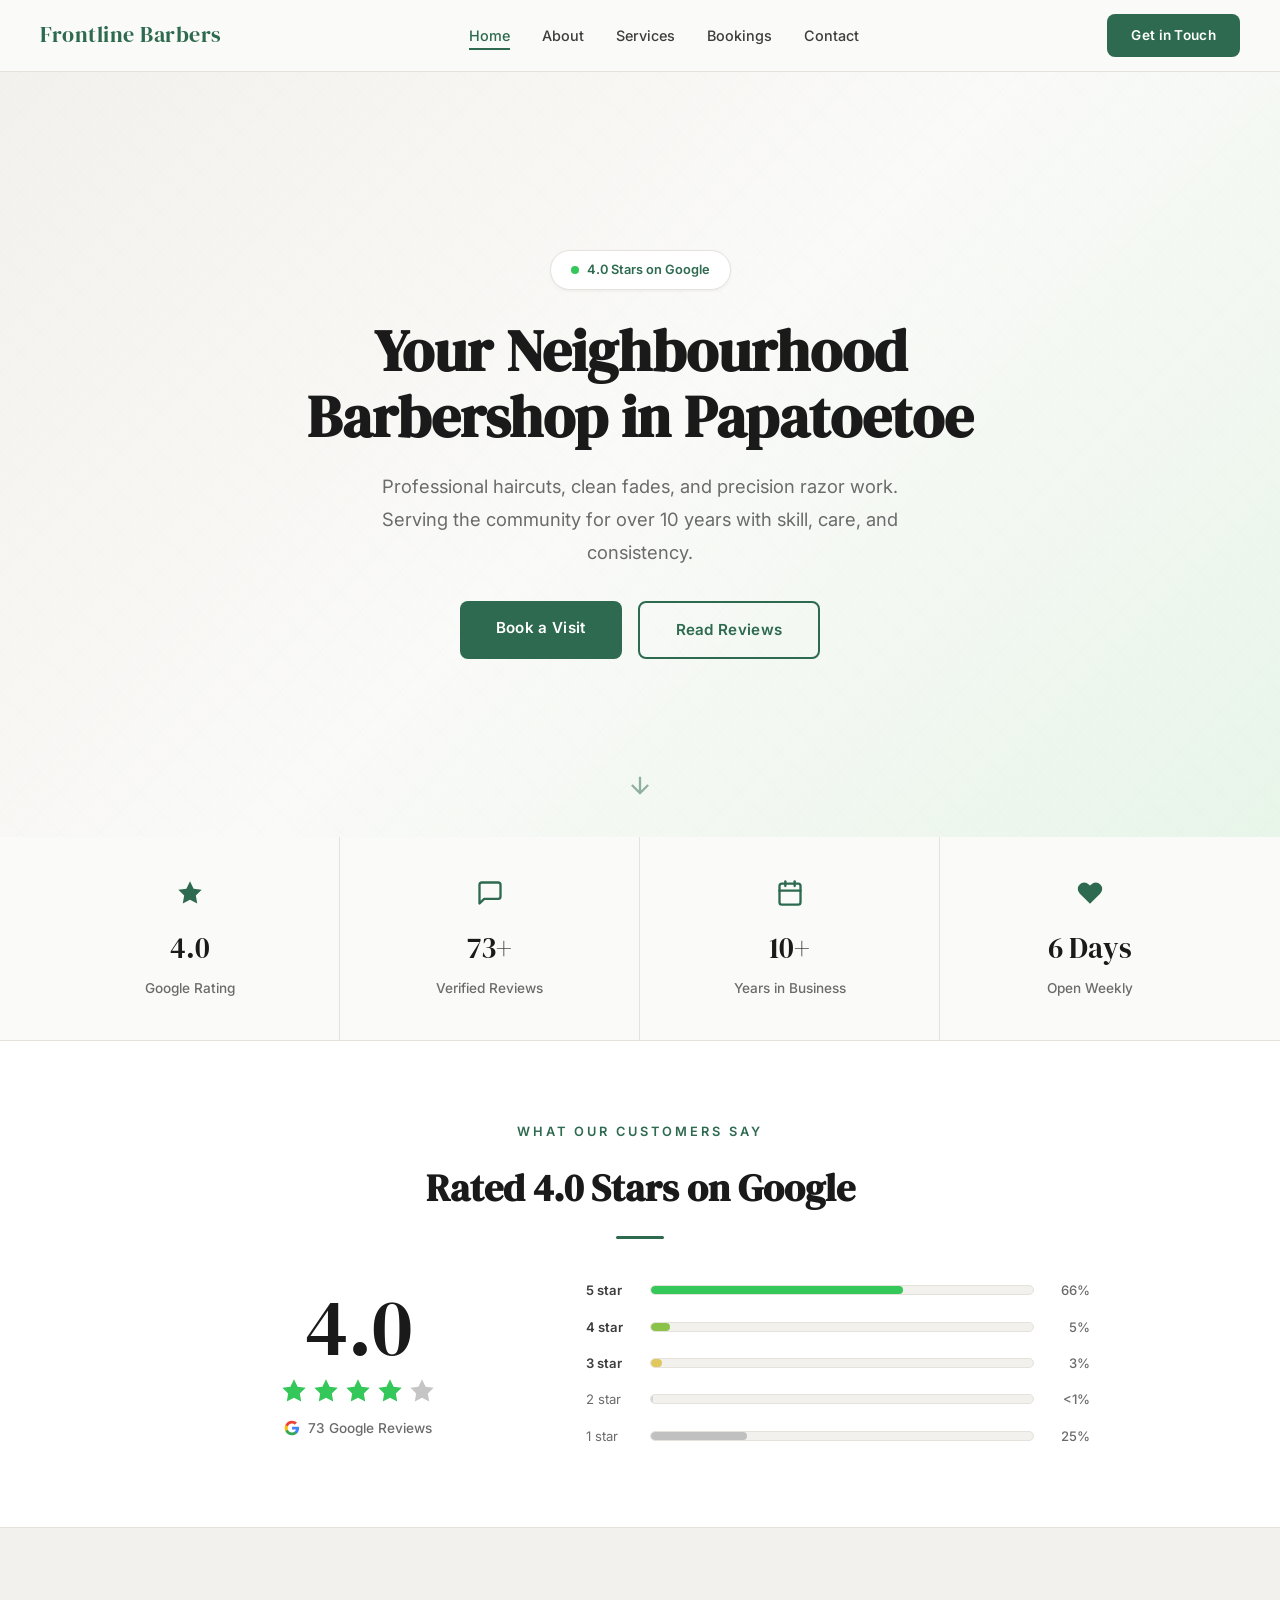
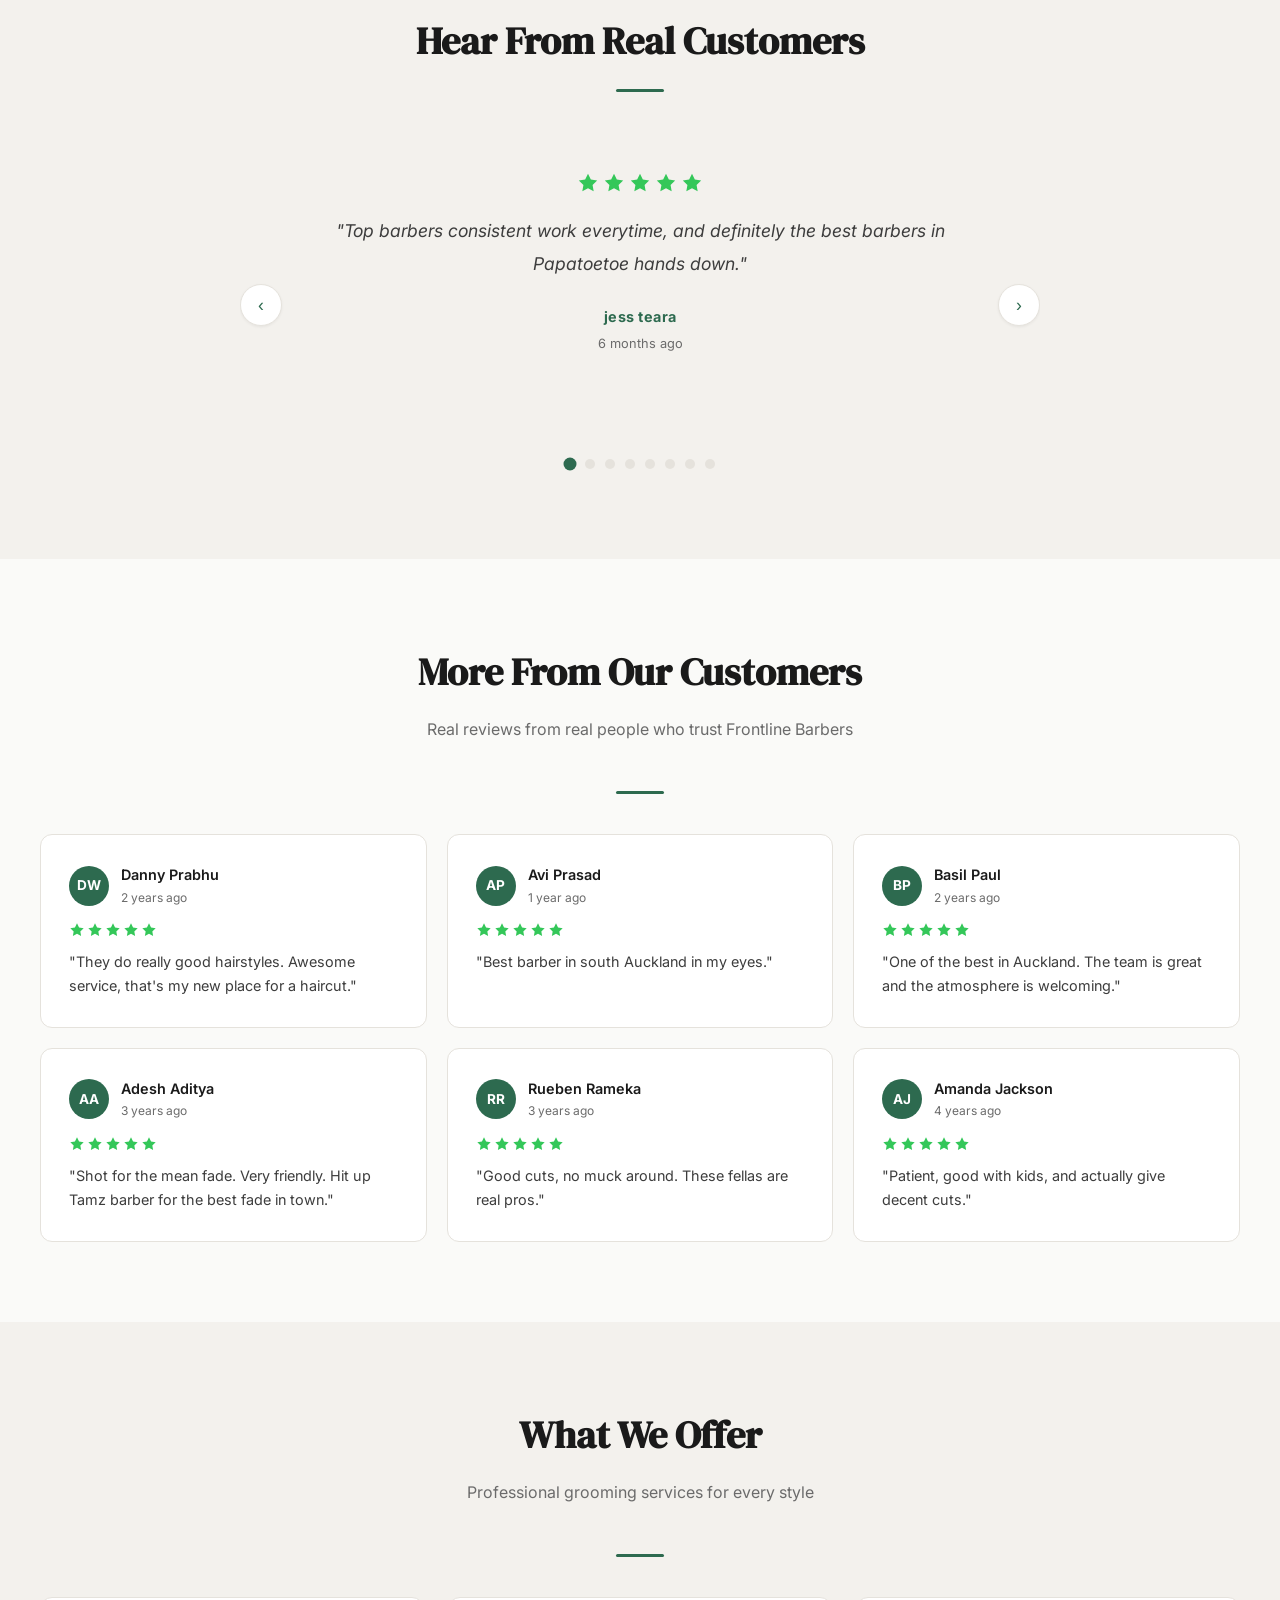
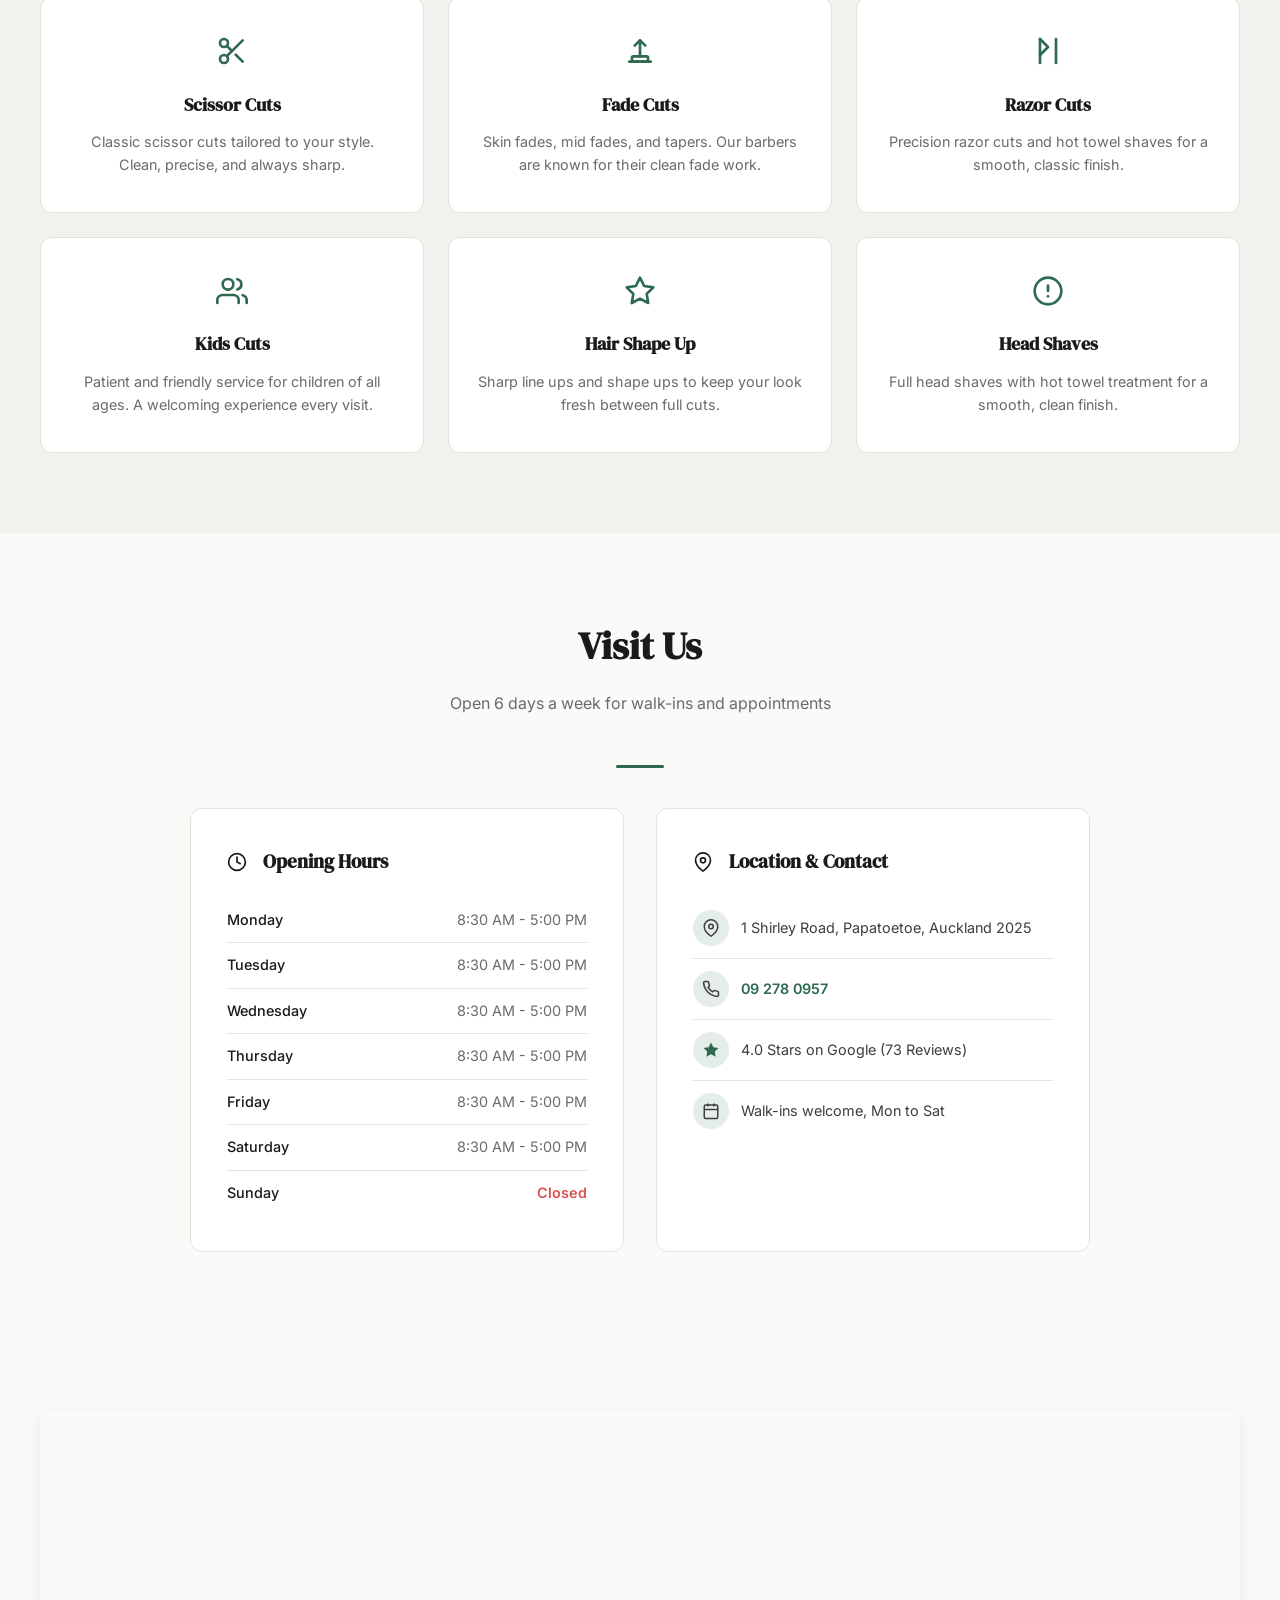
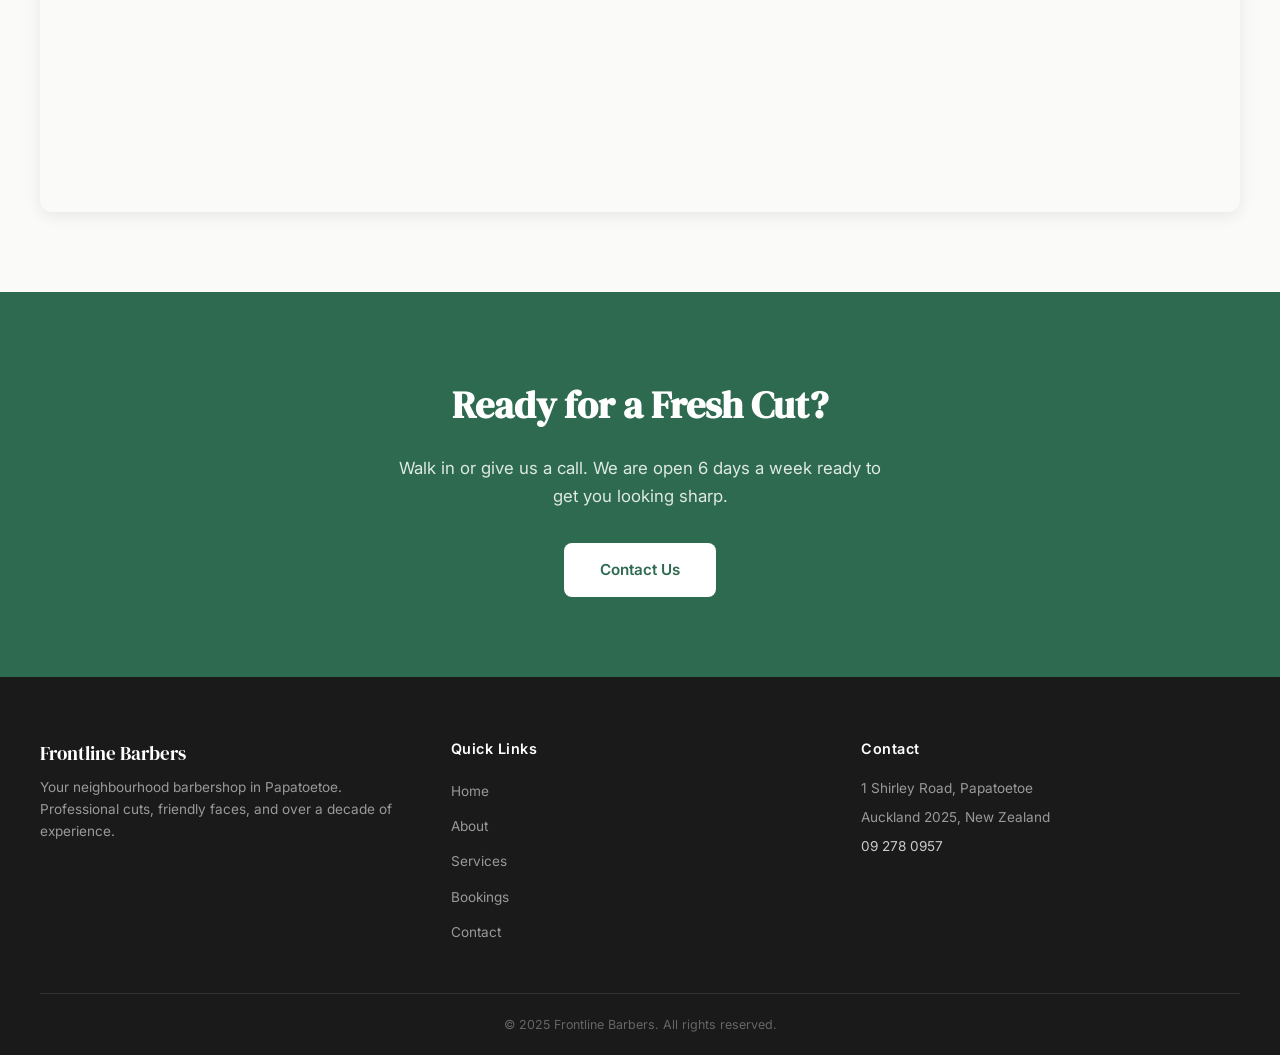
<file: index.html>
<!DOCTYPE html>
<html lang="en">

<head>
    <meta charset="UTF-8">
    <meta name="viewport" content="width=device-width, initial-scale=1.0">
    <meta name="description"
        content="Frontline Barbers in Papatoetoe, Auckland. Rated 4.0 stars with 73+ Google reviews. Expert haircuts, fades, and razor cuts. Mon to Sat 8:30am to 5pm.">
    <title>Frontline Barbers | Papatoetoe's Trusted Barbershop</title>
    <link rel="preconnect" href="https://fonts.googleapis.com">
    <link rel="preconnect" href="https://fonts.gstatic.com" crossorigin>
    <link
        href="https://fonts.googleapis.com/css2?family=DM+Serif+Display&family=Inter:wght@300;400;500;600;700&display=swap"
        rel="stylesheet">
    <link rel="stylesheet" href="shared.css">
</head>

<body>
    <!-- ═══════════════ HEADER ═══════════════ -->
    <header class="site-header" id="site-header">
        <a href="./" class="logo">Frontline Barbers</a>
        <nav>
            <ul class="nav-links">
                <li><a href="./" class="active">Home</a></li>
                <li><a href="about/">About</a></li>
                <li><a href="services/">Services</a></li>
                <li><a href="bookings/">Bookings</a></li>
                <li><a href="contact/">Contact</a></li>
            </ul>
        </nav>
        <a href="contact/" class="header-cta">Get in Touch</a>
        <button class="hamburger" id="hamburger" aria-label="Menu">&#9776;</button>
    </header>

    <div class="mobile-nav" id="mobile-nav">
        <a href="./" class="active">Home</a>
        <a href="about/">About</a>
        <a href="services/">Services</a>
        <a href="bookings/">Bookings</a>
        <a href="contact/">Contact</a>
        <a href="contact/" class="mobile-cta">Get in Touch</a>
    </div>

    <!-- ═══════════════ HERO ═══════════════ -->
    <section class="hero" id="hero">
        <div class="hero-content">
            <div class="hero-badge">
                <span class="badge-dot"></span>
                4.0 Stars on Google
            </div>
            <h1>Your Neighbourhood Barbershop in Papatoetoe</h1>
            <p>Professional haircuts, clean fades, and precision razor work. Serving the community for over 10 years with skill, care, and consistency.</p>
            <div class="hero-actions">
                <a href="bookings/" class="btn-primary">Book a Visit</a>
                <a href="#reviews" class="btn-outline">Read Reviews</a>
            </div>
        </div>
        <div class="scroll-indicator">
            <svg viewBox="0 0 24 24"><path d="M12 5v14M5 12l7 7 7-7"/></svg>
        </div>
    </section>

    <!-- ═══════════════ TRUST STRIP ═══════════════ -->
    <section class="section" style="padding-top:0;padding-bottom:0;">
        <div class="trust-strip fade-in">
            <div class="trust-item">
                <div class="trust-icon"><svg width="28" height="28" viewBox="0 0 24 24" fill="var(--color-accent)" stroke="none"><polygon points="12,2 15.09,8.26 22,9.27 17,14.14 18.18,21.02 12,17.77 5.82,21.02 7,14.14 2,9.27 8.91,8.26"/></svg></div>
                <div class="trust-number">4.0</div>
                <div class="trust-label">Google Rating</div>
            </div>
            <div class="trust-item">
                <div class="trust-icon"><svg width="28" height="28" viewBox="0 0 24 24" fill="none" stroke="var(--color-accent)" stroke-width="2" stroke-linecap="round" stroke-linejoin="round"><path d="M21 15a2 2 0 01-2 2H7l-4 4V5a2 2 0 012-2h14a2 2 0 012 2z"/></svg></div>
                <div class="trust-number">73+</div>
                <div class="trust-label">Verified Reviews</div>
            </div>
            <div class="trust-item">
                <div class="trust-icon"><svg width="28" height="28" viewBox="0 0 24 24" fill="none" stroke="var(--color-accent)" stroke-width="2" stroke-linecap="round" stroke-linejoin="round"><rect x="3" y="4" width="18" height="18" rx="2" ry="2"/><line x1="16" y1="2" x2="16" y2="6"/><line x1="8" y1="2" x2="8" y2="6"/><line x1="3" y1="10" x2="21" y2="10"/></svg></div>
                <div class="trust-number">10+</div>
                <div class="trust-label">Years in Business</div>
            </div>
            <div class="trust-item">
                <div class="trust-icon"><svg width="28" height="28" viewBox="0 0 24 24" fill="var(--color-accent)" stroke="none"><path d="M20.84 4.61a5.5 5.5 0 00-7.78 0L12 5.67l-1.06-1.06a5.5 5.5 0 00-7.78 7.78l1.06 1.06L12 21.23l7.78-7.78 1.06-1.06a5.5 5.5 0 000-7.78z"/></svg></div>
                <div class="trust-number">6 Days</div>
                <div class="trust-label">Open Weekly</div>
            </div>
        </div>
    </section>

    <!-- ═══════════════ SOCIAL PROOF ═══════════════ -->
    <section class="social-proof-section" id="reviews">
        <p class="section-subtitle" style="margin-bottom:12px;font-size:0.8rem;font-weight:600;letter-spacing:3px;text-transform:uppercase;color:var(--color-accent);">What our customers say</p>
        <h2 class="section-title">Rated 4.0 Stars on Google</h2>
        <div class="accent-rule"></div>

        <div class="social-proof-grid">
            <div class="rating-left fade-in">
                <div class="rating-number" id="rating-counter">4.0</div>
                <div class="star-row" id="star-row">
                    <svg class="star-svg" viewBox="0 0 24 24"><polygon points="12,2 15.09,8.26 22,9.27 17,14.14 18.18,21.02 12,17.77 5.82,21.02 7,14.14 2,9.27 8.91,8.26" fill="#34C759"/></svg>
                    <svg class="star-svg" viewBox="0 0 24 24"><polygon points="12,2 15.09,8.26 22,9.27 17,14.14 18.18,21.02 12,17.77 5.82,21.02 7,14.14 2,9.27 8.91,8.26" fill="#34C759"/></svg>
                    <svg class="star-svg" viewBox="0 0 24 24"><polygon points="12,2 15.09,8.26 22,9.27 17,14.14 18.18,21.02 12,17.77 5.82,21.02 7,14.14 2,9.27 8.91,8.26" fill="#34C759"/></svg>
                    <svg class="star-svg" viewBox="0 0 24 24"><polygon points="12,2 15.09,8.26 22,9.27 17,14.14 18.18,21.02 12,17.77 5.82,21.02 7,14.14 2,9.27 8.91,8.26" fill="#34C759"/></svg>
                    <svg class="star-svg" viewBox="0 0 24 24">
                        <defs><linearGradient id="half-star"><stop offset="0%" stop-color="#34C759"/><stop offset="0%" stop-color="#C5C5C5"/></linearGradient></defs>
                        <polygon points="12,2 15.09,8.26 22,9.27 17,14.14 18.18,21.02 12,17.77 5.82,21.02 7,14.14 2,9.27 8.91,8.26" fill="#C5C5C5"/>
                    </svg>
                </div>
                <div class="rating-label">
                    <svg class="google-g" viewBox="0 0 24 24">
                        <path d="M22.56 12.25c0-.78-.07-1.53-.2-2.25H12v4.26h5.92a5.06 5.06 0 01-2.2 3.32v2.77h3.57c2.08-1.92 3.28-4.74 3.28-8.1z" fill="#4285F4"/>
                        <path d="M12 23c2.97 0 5.46-.98 7.28-2.66l-3.57-2.77c-.98.66-2.23 1.06-3.71 1.06-2.86 0-5.29-1.93-6.16-4.53H2.18v2.84C3.99 20.53 7.7 23 12 23z" fill="#34A853"/>
                        <path d="M5.84 14.09c-.22-.66-.35-1.36-.35-2.09s.13-1.43.35-2.09V7.07H2.18C1.43 8.55 1 10.22 1 12s.43 3.45 1.18 4.93l2.85-2.22.81-.62z" fill="#FBBC05"/>
                        <path d="M12 5.38c1.62 0 3.06.56 4.21 1.64l3.15-3.15C17.45 2.09 14.97 1 12 1 7.7 1 3.99 3.47 2.18 7.07l3.66 2.84c.87-2.6 3.3-4.53 6.16-4.53z" fill="#EA4335"/>
                    </svg>
                    73 Google Reviews
                </div>
            </div>

            <div class="bars-right">
                <div class="bar-row" data-delay="0">
                    <span class="bar-label">5 star</span>
                    <div class="bar-track">
                        <div class="bar-fill star-5" data-width="66"></div>
                    </div>
                    <span class="bar-percent">66%</span>
                </div>
                <div class="bar-row" data-delay="100">
                    <span class="bar-label">4 star</span>
                    <div class="bar-track">
                        <div class="bar-fill star-4" data-width="5"></div>
                    </div>
                    <span class="bar-percent">5%</span>
                </div>
                <div class="bar-row" data-delay="200">
                    <span class="bar-label">3 star</span>
                    <div class="bar-track">
                        <div class="bar-fill star-3" data-width="3"></div>
                    </div>
                    <span class="bar-percent">3%</span>
                </div>
                <div class="bar-row low-star" data-delay="300">
                    <span class="bar-label">2 star</span>
                    <div class="bar-track">
                        <div class="bar-fill star-2" style="width:2px !important;"></div>
                    </div>
                    <span class="bar-percent">&lt;1%</span>
                </div>
                <div class="bar-row low-star" data-delay="400">
                    <span class="bar-label">1 star</span>
                    <div class="bar-track">
                        <div class="bar-fill star-1" data-width="25"></div>
                    </div>
                    <span class="bar-percent">25%</span>
                </div>
            </div>
        </div>
    </section>

    <!-- ═══════════════ FEATURED REVIEWS CAROUSEL ═══════════════ -->
    <section class="section section-dark">
        <h2 class="section-title fade-in">Hear From Real Customers</h2>
        <div class="accent-rule"></div>

        <div class="review-carousel-wrapper">
            <button class="carousel-nav carousel-prev" id="carousel-prev" aria-label="Previous review">&#8249;</button>
            <button class="carousel-nav carousel-next" id="carousel-next" aria-label="Next review">&#8250;</button>

            <div class="review-carousel" id="review-carousel">
                <div class="review-slide">
                    <div class="review-stars">
                        <svg viewBox="0 0 24 24"><polygon points="12,2 15.09,8.26 22,9.27 17,14.14 18.18,21.02 12,17.77 5.82,21.02 7,14.14 2,9.27 8.91,8.26" fill="#34C759"/></svg>
                        <svg viewBox="0 0 24 24"><polygon points="12,2 15.09,8.26 22,9.27 17,14.14 18.18,21.02 12,17.77 5.82,21.02 7,14.14 2,9.27 8.91,8.26" fill="#34C759"/></svg>
                        <svg viewBox="0 0 24 24"><polygon points="12,2 15.09,8.26 22,9.27 17,14.14 18.18,21.02 12,17.77 5.82,21.02 7,14.14 2,9.27 8.91,8.26" fill="#34C759"/></svg>
                        <svg viewBox="0 0 24 24"><polygon points="12,2 15.09,8.26 22,9.27 17,14.14 18.18,21.02 12,17.77 5.82,21.02 7,14.14 2,9.27 8.91,8.26" fill="#34C759"/></svg>
                        <svg viewBox="0 0 24 24"><polygon points="12,2 15.09,8.26 22,9.27 17,14.14 18.18,21.02 12,17.77 5.82,21.02 7,14.14 2,9.27 8.91,8.26" fill="#34C759"/></svg>
                    </div>
                    <p class="review-text">"Top barbers consistent work everytime, and definitely the best barbers in Papatoetoe hands down."</p>
                    <p class="review-author">jess teara</p>
                    <p class="review-time">6 months ago</p>
                </div>

                <div class="review-slide">
                    <div class="review-stars">
                        <svg viewBox="0 0 24 24"><polygon points="12,2 15.09,8.26 22,9.27 17,14.14 18.18,21.02 12,17.77 5.82,21.02 7,14.14 2,9.27 8.91,8.26" fill="#34C759"/></svg>
                        <svg viewBox="0 0 24 24"><polygon points="12,2 15.09,8.26 22,9.27 17,14.14 18.18,21.02 12,17.77 5.82,21.02 7,14.14 2,9.27 8.91,8.26" fill="#34C759"/></svg>
                        <svg viewBox="0 0 24 24"><polygon points="12,2 15.09,8.26 22,9.27 17,14.14 18.18,21.02 12,17.77 5.82,21.02 7,14.14 2,9.27 8.91,8.26" fill="#34C759"/></svg>
                        <svg viewBox="0 0 24 24"><polygon points="12,2 15.09,8.26 22,9.27 17,14.14 18.18,21.02 12,17.77 5.82,21.02 7,14.14 2,9.27 8.91,8.26" fill="#34C759"/></svg>
                        <svg viewBox="0 0 24 24"><polygon points="12,2 15.09,8.26 22,9.27 17,14.14 18.18,21.02 12,17.77 5.82,21.02 7,14.14 2,9.27 8.91,8.26" fill="#34C759"/></svg>
                    </div>
                    <p class="review-text">"Great haircuts very professional good barbers been going for many years. I would recommend this barbershop to anyone."</p>
                    <p class="review-author">takbeer ali</p>
                    <p class="review-time">1 year ago</p>
                </div>

                <div class="review-slide">
                    <div class="review-stars">
                        <svg viewBox="0 0 24 24"><polygon points="12,2 15.09,8.26 22,9.27 17,14.14 18.18,21.02 12,17.77 5.82,21.02 7,14.14 2,9.27 8.91,8.26" fill="#34C759"/></svg>
                        <svg viewBox="0 0 24 24"><polygon points="12,2 15.09,8.26 22,9.27 17,14.14 18.18,21.02 12,17.77 5.82,21.02 7,14.14 2,9.27 8.91,8.26" fill="#34C759"/></svg>
                        <svg viewBox="0 0 24 24"><polygon points="12,2 15.09,8.26 22,9.27 17,14.14 18.18,21.02 12,17.77 5.82,21.02 7,14.14 2,9.27 8.91,8.26" fill="#34C759"/></svg>
                        <svg viewBox="0 0 24 24"><polygon points="12,2 15.09,8.26 22,9.27 17,14.14 18.18,21.02 12,17.77 5.82,21.02 7,14.14 2,9.27 8.91,8.26" fill="#34C759"/></svg>
                        <svg viewBox="0 0 24 24"><polygon points="12,2 15.09,8.26 22,9.27 17,14.14 18.18,21.02 12,17.77 5.82,21.02 7,14.14 2,9.27 8.91,8.26" fill="#34C759"/></svg>
                    </div>
                    <p class="review-text">"They did an amazing job, was very friendly and talkative and very professional. Best barbers around, been taking my kids for 5 years now."</p>
                    <p class="review-author">Faniza Ali</p>
                    <p class="review-time">1 year ago</p>
                </div>

                <div class="review-slide">
                    <div class="review-stars">
                        <svg viewBox="0 0 24 24"><polygon points="12,2 15.09,8.26 22,9.27 17,14.14 18.18,21.02 12,17.77 5.82,21.02 7,14.14 2,9.27 8.91,8.26" fill="#34C759"/></svg>
                        <svg viewBox="0 0 24 24"><polygon points="12,2 15.09,8.26 22,9.27 17,14.14 18.18,21.02 12,17.77 5.82,21.02 7,14.14 2,9.27 8.91,8.26" fill="#34C759"/></svg>
                        <svg viewBox="0 0 24 24"><polygon points="12,2 15.09,8.26 22,9.27 17,14.14 18.18,21.02 12,17.77 5.82,21.02 7,14.14 2,9.27 8.91,8.26" fill="#34C759"/></svg>
                        <svg viewBox="0 0 24 24"><polygon points="12,2 15.09,8.26 22,9.27 17,14.14 18.18,21.02 12,17.77 5.82,21.02 7,14.14 2,9.27 8.91,8.26" fill="#34C759"/></svg>
                        <svg viewBox="0 0 24 24"><polygon points="12,2 15.09,8.26 22,9.27 17,14.14 18.18,21.02 12,17.77 5.82,21.02 7,14.14 2,9.27 8.91,8.26" fill="#34C759"/></svg>
                    </div>
                    <p class="review-text">"Awesome service. Fixed my son's terrible haircut he got from another barber down the road. They took their time with his hair. Happy with the outcome. Will definitely be back."</p>
                    <p class="review-author">Barbara N</p>
                    <p class="review-time">2 years ago</p>
                </div>

                <div class="review-slide">
                    <div class="review-stars">
                        <svg viewBox="0 0 24 24"><polygon points="12,2 15.09,8.26 22,9.27 17,14.14 18.18,21.02 12,17.77 5.82,21.02 7,14.14 2,9.27 8.91,8.26" fill="#34C759"/></svg>
                        <svg viewBox="0 0 24 24"><polygon points="12,2 15.09,8.26 22,9.27 17,14.14 18.18,21.02 12,17.77 5.82,21.02 7,14.14 2,9.27 8.91,8.26" fill="#34C759"/></svg>
                        <svg viewBox="0 0 24 24"><polygon points="12,2 15.09,8.26 22,9.27 17,14.14 18.18,21.02 12,17.77 5.82,21.02 7,14.14 2,9.27 8.91,8.26" fill="#34C759"/></svg>
                        <svg viewBox="0 0 24 24"><polygon points="12,2 15.09,8.26 22,9.27 17,14.14 18.18,21.02 12,17.77 5.82,21.02 7,14.14 2,9.27 8.91,8.26" fill="#34C759"/></svg>
                        <svg viewBox="0 0 24 24"><polygon points="12,2 15.09,8.26 22,9.27 17,14.14 18.18,21.02 12,17.77 5.82,21.02 7,14.14 2,9.27 8.91,8.26" fill="#34C759"/></svg>
                    </div>
                    <p class="review-text">"One of the best in Auckland. The team is great. Great haircuts with reasonable prices. Tamrez and Team are Superstars."</p>
                    <p class="review-author">Mohammed Shah</p>
                    <p class="review-time">2 years ago</p>
                </div>

                <div class="review-slide">
                    <div class="review-stars">
                        <svg viewBox="0 0 24 24"><polygon points="12,2 15.09,8.26 22,9.27 17,14.14 18.18,21.02 12,17.77 5.82,21.02 7,14.14 2,9.27 8.91,8.26" fill="#34C759"/></svg>
                        <svg viewBox="0 0 24 24"><polygon points="12,2 15.09,8.26 22,9.27 17,14.14 18.18,21.02 12,17.77 5.82,21.02 7,14.14 2,9.27 8.91,8.26" fill="#34C759"/></svg>
                        <svg viewBox="0 0 24 24"><polygon points="12,2 15.09,8.26 22,9.27 17,14.14 18.18,21.02 12,17.77 5.82,21.02 7,14.14 2,9.27 8.91,8.26" fill="#34C759"/></svg>
                        <svg viewBox="0 0 24 24"><polygon points="12,2 15.09,8.26 22,9.27 17,14.14 18.18,21.02 12,17.77 5.82,21.02 7,14.14 2,9.27 8.91,8.26" fill="#34C759"/></svg>
                        <svg viewBox="0 0 24 24"><polygon points="12,2 15.09,8.26 22,9.27 17,14.14 18.18,21.02 12,17.77 5.82,21.02 7,14.14 2,9.27 8.91,8.26" fill="#34C759"/></svg>
                    </div>
                    <p class="review-text">"We are from Brisbane and I was looking for a last min barber for my son. This barber was really good. Gave exactly what my son asked for. Reasonable price, highly recommend."</p>
                    <p class="review-author">New Era Netball Club</p>
                    <p class="review-time">3 years ago</p>
                </div>

                <div class="review-slide">
                    <div class="review-stars">
                        <svg viewBox="0 0 24 24"><polygon points="12,2 15.09,8.26 22,9.27 17,14.14 18.18,21.02 12,17.77 5.82,21.02 7,14.14 2,9.27 8.91,8.26" fill="#34C759"/></svg>
                        <svg viewBox="0 0 24 24"><polygon points="12,2 15.09,8.26 22,9.27 17,14.14 18.18,21.02 12,17.77 5.82,21.02 7,14.14 2,9.27 8.91,8.26" fill="#34C759"/></svg>
                        <svg viewBox="0 0 24 24"><polygon points="12,2 15.09,8.26 22,9.27 17,14.14 18.18,21.02 12,17.77 5.82,21.02 7,14.14 2,9.27 8.91,8.26" fill="#34C759"/></svg>
                        <svg viewBox="0 0 24 24"><polygon points="12,2 15.09,8.26 22,9.27 17,14.14 18.18,21.02 12,17.77 5.82,21.02 7,14.14 2,9.27 8.91,8.26" fill="#34C759"/></svg>
                        <svg viewBox="0 0 24 24"><polygon points="12,2 15.09,8.26 22,9.27 17,14.14 18.18,21.02 12,17.77 5.82,21.02 7,14.14 2,9.27 8.91,8.26" fill="#34C759"/></svg>
                    </div>
                    <p class="review-text">"Taken my partner here twice now. Absolute best! Good cuts, no muck around. These fellas are real pros."</p>
                    <p class="review-author">Bronwyn Bell</p>
                    <p class="review-time">2 years ago</p>
                </div>

                <div class="review-slide">
                    <div class="review-stars">
                        <svg viewBox="0 0 24 24"><polygon points="12,2 15.09,8.26 22,9.27 17,14.14 18.18,21.02 12,17.77 5.82,21.02 7,14.14 2,9.27 8.91,8.26" fill="#34C759"/></svg>
                        <svg viewBox="0 0 24 24"><polygon points="12,2 15.09,8.26 22,9.27 17,14.14 18.18,21.02 12,17.77 5.82,21.02 7,14.14 2,9.27 8.91,8.26" fill="#34C759"/></svg>
                        <svg viewBox="0 0 24 24"><polygon points="12,2 15.09,8.26 22,9.27 17,14.14 18.18,21.02 12,17.77 5.82,21.02 7,14.14 2,9.27 8.91,8.26" fill="#34C759"/></svg>
                        <svg viewBox="0 0 24 24"><polygon points="12,2 15.09,8.26 22,9.27 17,14.14 18.18,21.02 12,17.77 5.82,21.02 7,14.14 2,9.27 8.91,8.26" fill="#34C759"/></svg>
                        <svg viewBox="0 0 24 24"><polygon points="12,2 15.09,8.26 22,9.27 17,14.14 18.18,21.02 12,17.77 5.82,21.02 7,14.14 2,9.27 8.91,8.26" fill="#34C759"/></svg>
                    </div>
                    <p class="review-text">"Come here since my son was 1 years old, he's now 10. They do really good hairstyles, awesome service."</p>
                    <p class="review-author">Rosa Leuelu</p>
                    <p class="review-time">4 years ago</p>
                </div>
            </div>

            <div class="carousel-dots" id="carousel-dots"></div>
        </div>
    </section>

    <!-- ═══════════════ REVIEW WALL ═══════════════ -->
    <section class="section">
        <h2 class="section-title fade-in">More From Our Customers</h2>
        <p class="section-subtitle">Real reviews from real people who trust Frontline Barbers</p>
        <div class="accent-rule"></div>

        <div class="review-wall">
            <div class="review-card fade-in">
                <div class="review-card-header">
                    <div class="review-avatar">DW</div>
                    <div class="review-card-meta">
                        <div class="review-card-name">Danny Prabhu</div>
                        <div class="review-card-date">2 years ago</div>
                    </div>
                </div>
                <div class="review-card-stars">
                    <svg viewBox="0 0 24 24"><polygon points="12,2 15.09,8.26 22,9.27 17,14.14 18.18,21.02 12,17.77 5.82,21.02 7,14.14 2,9.27 8.91,8.26" fill="#34C759"/></svg>
                    <svg viewBox="0 0 24 24"><polygon points="12,2 15.09,8.26 22,9.27 17,14.14 18.18,21.02 12,17.77 5.82,21.02 7,14.14 2,9.27 8.91,8.26" fill="#34C759"/></svg>
                    <svg viewBox="0 0 24 24"><polygon points="12,2 15.09,8.26 22,9.27 17,14.14 18.18,21.02 12,17.77 5.82,21.02 7,14.14 2,9.27 8.91,8.26" fill="#34C759"/></svg>
                    <svg viewBox="0 0 24 24"><polygon points="12,2 15.09,8.26 22,9.27 17,14.14 18.18,21.02 12,17.77 5.82,21.02 7,14.14 2,9.27 8.91,8.26" fill="#34C759"/></svg>
                    <svg viewBox="0 0 24 24"><polygon points="12,2 15.09,8.26 22,9.27 17,14.14 18.18,21.02 12,17.77 5.82,21.02 7,14.14 2,9.27 8.91,8.26" fill="#34C759"/></svg>
                </div>
                <p class="review-card-text">"They do really good hairstyles. Awesome service, that's my new place for a haircut."</p>
            </div>

            <div class="review-card fade-in">
                <div class="review-card-header">
                    <div class="review-avatar">AP</div>
                    <div class="review-card-meta">
                        <div class="review-card-name">Avi Prasad</div>
                        <div class="review-card-date">1 year ago</div>
                    </div>
                </div>
                <div class="review-card-stars">
                    <svg viewBox="0 0 24 24"><polygon points="12,2 15.09,8.26 22,9.27 17,14.14 18.18,21.02 12,17.77 5.82,21.02 7,14.14 2,9.27 8.91,8.26" fill="#34C759"/></svg>
                    <svg viewBox="0 0 24 24"><polygon points="12,2 15.09,8.26 22,9.27 17,14.14 18.18,21.02 12,17.77 5.82,21.02 7,14.14 2,9.27 8.91,8.26" fill="#34C759"/></svg>
                    <svg viewBox="0 0 24 24"><polygon points="12,2 15.09,8.26 22,9.27 17,14.14 18.18,21.02 12,17.77 5.82,21.02 7,14.14 2,9.27 8.91,8.26" fill="#34C759"/></svg>
                    <svg viewBox="0 0 24 24"><polygon points="12,2 15.09,8.26 22,9.27 17,14.14 18.18,21.02 12,17.77 5.82,21.02 7,14.14 2,9.27 8.91,8.26" fill="#34C759"/></svg>
                    <svg viewBox="0 0 24 24"><polygon points="12,2 15.09,8.26 22,9.27 17,14.14 18.18,21.02 12,17.77 5.82,21.02 7,14.14 2,9.27 8.91,8.26" fill="#34C759"/></svg>
                </div>
                <p class="review-card-text">"Best barber in south Auckland in my eyes."</p>
            </div>

            <div class="review-card fade-in">
                <div class="review-card-header">
                    <div class="review-avatar">BP</div>
                    <div class="review-card-meta">
                        <div class="review-card-name">Basil Paul</div>
                        <div class="review-card-date">2 years ago</div>
                    </div>
                </div>
                <div class="review-card-stars">
                    <svg viewBox="0 0 24 24"><polygon points="12,2 15.09,8.26 22,9.27 17,14.14 18.18,21.02 12,17.77 5.82,21.02 7,14.14 2,9.27 8.91,8.26" fill="#34C759"/></svg>
                    <svg viewBox="0 0 24 24"><polygon points="12,2 15.09,8.26 22,9.27 17,14.14 18.18,21.02 12,17.77 5.82,21.02 7,14.14 2,9.27 8.91,8.26" fill="#34C759"/></svg>
                    <svg viewBox="0 0 24 24"><polygon points="12,2 15.09,8.26 22,9.27 17,14.14 18.18,21.02 12,17.77 5.82,21.02 7,14.14 2,9.27 8.91,8.26" fill="#34C759"/></svg>
                    <svg viewBox="0 0 24 24"><polygon points="12,2 15.09,8.26 22,9.27 17,14.14 18.18,21.02 12,17.77 5.82,21.02 7,14.14 2,9.27 8.91,8.26" fill="#34C759"/></svg>
                    <svg viewBox="0 0 24 24"><polygon points="12,2 15.09,8.26 22,9.27 17,14.14 18.18,21.02 12,17.77 5.82,21.02 7,14.14 2,9.27 8.91,8.26" fill="#34C759"/></svg>
                </div>
                <p class="review-card-text">"One of the best in Auckland. The team is great and the atmosphere is welcoming."</p>
            </div>

            <div class="review-card fade-in">
                <div class="review-card-header">
                    <div class="review-avatar">AA</div>
                    <div class="review-card-meta">
                        <div class="review-card-name">Adesh Aditya</div>
                        <div class="review-card-date">3 years ago</div>
                    </div>
                </div>
                <div class="review-card-stars">
                    <svg viewBox="0 0 24 24"><polygon points="12,2 15.09,8.26 22,9.27 17,14.14 18.18,21.02 12,17.77 5.82,21.02 7,14.14 2,9.27 8.91,8.26" fill="#34C759"/></svg>
                    <svg viewBox="0 0 24 24"><polygon points="12,2 15.09,8.26 22,9.27 17,14.14 18.18,21.02 12,17.77 5.82,21.02 7,14.14 2,9.27 8.91,8.26" fill="#34C759"/></svg>
                    <svg viewBox="0 0 24 24"><polygon points="12,2 15.09,8.26 22,9.27 17,14.14 18.18,21.02 12,17.77 5.82,21.02 7,14.14 2,9.27 8.91,8.26" fill="#34C759"/></svg>
                    <svg viewBox="0 0 24 24"><polygon points="12,2 15.09,8.26 22,9.27 17,14.14 18.18,21.02 12,17.77 5.82,21.02 7,14.14 2,9.27 8.91,8.26" fill="#34C759"/></svg>
                    <svg viewBox="0 0 24 24"><polygon points="12,2 15.09,8.26 22,9.27 17,14.14 18.18,21.02 12,17.77 5.82,21.02 7,14.14 2,9.27 8.91,8.26" fill="#34C759"/></svg>
                </div>
                <p class="review-card-text">"Shot for the mean fade. Very friendly. Hit up Tamz barber for the best fade in town."</p>
            </div>

            <div class="review-card fade-in">
                <div class="review-card-header">
                    <div class="review-avatar">RR</div>
                    <div class="review-card-meta">
                        <div class="review-card-name">Rueben Rameka</div>
                        <div class="review-card-date">3 years ago</div>
                    </div>
                </div>
                <div class="review-card-stars">
                    <svg viewBox="0 0 24 24"><polygon points="12,2 15.09,8.26 22,9.27 17,14.14 18.18,21.02 12,17.77 5.82,21.02 7,14.14 2,9.27 8.91,8.26" fill="#34C759"/></svg>
                    <svg viewBox="0 0 24 24"><polygon points="12,2 15.09,8.26 22,9.27 17,14.14 18.18,21.02 12,17.77 5.82,21.02 7,14.14 2,9.27 8.91,8.26" fill="#34C759"/></svg>
                    <svg viewBox="0 0 24 24"><polygon points="12,2 15.09,8.26 22,9.27 17,14.14 18.18,21.02 12,17.77 5.82,21.02 7,14.14 2,9.27 8.91,8.26" fill="#34C759"/></svg>
                    <svg viewBox="0 0 24 24"><polygon points="12,2 15.09,8.26 22,9.27 17,14.14 18.18,21.02 12,17.77 5.82,21.02 7,14.14 2,9.27 8.91,8.26" fill="#34C759"/></svg>
                    <svg viewBox="0 0 24 24"><polygon points="12,2 15.09,8.26 22,9.27 17,14.14 18.18,21.02 12,17.77 5.82,21.02 7,14.14 2,9.27 8.91,8.26" fill="#34C759"/></svg>
                </div>
                <p class="review-card-text">"Good cuts, no muck around. These fellas are real pros."</p>
            </div>

            <div class="review-card fade-in">
                <div class="review-card-header">
                    <div class="review-avatar">AJ</div>
                    <div class="review-card-meta">
                        <div class="review-card-name">Amanda Jackson</div>
                        <div class="review-card-date">4 years ago</div>
                    </div>
                </div>
                <div class="review-card-stars">
                    <svg viewBox="0 0 24 24"><polygon points="12,2 15.09,8.26 22,9.27 17,14.14 18.18,21.02 12,17.77 5.82,21.02 7,14.14 2,9.27 8.91,8.26" fill="#34C759"/></svg>
                    <svg viewBox="0 0 24 24"><polygon points="12,2 15.09,8.26 22,9.27 17,14.14 18.18,21.02 12,17.77 5.82,21.02 7,14.14 2,9.27 8.91,8.26" fill="#34C759"/></svg>
                    <svg viewBox="0 0 24 24"><polygon points="12,2 15.09,8.26 22,9.27 17,14.14 18.18,21.02 12,17.77 5.82,21.02 7,14.14 2,9.27 8.91,8.26" fill="#34C759"/></svg>
                    <svg viewBox="0 0 24 24"><polygon points="12,2 15.09,8.26 22,9.27 17,14.14 18.18,21.02 12,17.77 5.82,21.02 7,14.14 2,9.27 8.91,8.26" fill="#34C759"/></svg>
                    <svg viewBox="0 0 24 24"><polygon points="12,2 15.09,8.26 22,9.27 17,14.14 18.18,21.02 12,17.77 5.82,21.02 7,14.14 2,9.27 8.91,8.26" fill="#34C759"/></svg>
                </div>
                <p class="review-card-text">"Patient, good with kids, and actually give decent cuts."</p>
            </div>
        </div>
    </section>

    <!-- ═══════════════ SERVICES PREVIEW ═══════════════ -->
    <section class="section section-dark">
        <h2 class="section-title fade-in">What We Offer</h2>
        <p class="section-subtitle">Professional grooming services for every style</p>
        <div class="accent-rule"></div>

        <div class="services-grid">
            <div class="service-card scale-in">
                <div class="service-icon"><svg width="32" height="32" viewBox="0 0 24 24" fill="none" stroke="var(--color-accent)" stroke-width="2" stroke-linecap="round" stroke-linejoin="round"><circle cx="6" cy="6" r="3"/><path d="M8.12 8.12L12 12"/><path d="M20 4L8.12 15.88"/><circle cx="6" cy="18" r="3"/><path d="M14.8 14.8L20 20"/></svg></div>
                <h3>Scissor Cuts</h3>
                <p>Classic scissor cuts tailored to your style. Clean, precise, and always sharp.</p>
            </div>
            <div class="service-card scale-in">
                <div class="service-icon"><svg width="32" height="32" viewBox="0 0 24 24" fill="none" stroke="var(--color-accent)" stroke-width="2" stroke-linecap="round" stroke-linejoin="round"><path d="M4 20h16"/><path d="M12 4v12"/><path d="M8 8l4-4 4 4"/><rect x="6" y="16" width="12" height="4" rx="1"/></svg></div>
                <h3>Fade Cuts</h3>
                <p>Skin fades, mid fades, and tapers. Our barbers are known for their clean fade work.</p>
            </div>
            <div class="service-card scale-in">
                <div class="service-icon"><svg width="32" height="32" viewBox="0 0 24 24" fill="none" stroke="var(--color-accent)" stroke-width="2" stroke-linecap="round" stroke-linejoin="round"><path d="M6 3v18"/><path d="M6 3l6 6-6 6"/><line x1="18" y1="3" x2="18" y2="21"/></svg></div>
                <h3>Razor Cuts</h3>
                <p>Precision razor cuts and hot towel shaves for a smooth, classic finish.</p>
            </div>
            <div class="service-card scale-in">
                <div class="service-icon"><svg width="32" height="32" viewBox="0 0 24 24" fill="none" stroke="var(--color-accent)" stroke-width="2" stroke-linecap="round" stroke-linejoin="round"><path d="M17 21v-2a4 4 0 00-4-4H5a4 4 0 00-4 4v2"/><circle cx="9" cy="7" r="4"/><path d="M23 21v-2a4 4 0 00-3-3.87"/><path d="M16 3.13a4 4 0 010 7.75"/></svg></div>
                <h3>Kids Cuts</h3>
                <p>Patient and friendly service for children of all ages. A welcoming experience every visit.</p>
            </div>
            <div class="service-card scale-in">
                <div class="service-icon"><svg width="32" height="32" viewBox="0 0 24 24" fill="none" stroke="var(--color-accent)" stroke-width="2" stroke-linecap="round" stroke-linejoin="round"><polygon points="12 2 15.09 8.26 22 9.27 17 14.14 18.18 21.02 12 17.77 5.82 21.02 7 14.14 2 9.27 8.91 8.26"/></svg></div>
                <h3>Hair Shape Up</h3>
                <p>Sharp line ups and shape ups to keep your look fresh between full cuts.</p>
            </div>
            <div class="service-card scale-in">
                <div class="service-icon"><svg width="32" height="32" viewBox="0 0 24 24" fill="none" stroke="var(--color-accent)" stroke-width="2" stroke-linecap="round" stroke-linejoin="round"><circle cx="12" cy="12" r="10"/><line x1="12" y1="8" x2="12" y2="12"/><line x1="12" y1="16" x2="12.01" y2="16"/></svg></div>
                <h3>Head Shaves</h3>
                <p>Full head shaves with hot towel treatment for a smooth, clean finish.</p>
            </div>
        </div>
    </section>

    <!-- ═══════════════ HOURS & LOCATION ═══════════════ -->
    <section class="section">
        <h2 class="section-title fade-in">Visit Us</h2>
        <p class="section-subtitle">Open 6 days a week for walk-ins and appointments</p>
        <div class="accent-rule"></div>

        <div class="info-grid">
            <div class="info-card fade-in-left">
                <h3><svg width="20" height="20" viewBox="0 0 24 24" fill="none" stroke="currentColor" stroke-width="2" stroke-linecap="round" stroke-linejoin="round" style="vertical-align:middle;margin-right:6px;"><circle cx="12" cy="12" r="10"/><polyline points="12 6 12 12 16 14"/></svg>Opening Hours</h3>
                <ul class="hours-list">
                    <li><span class="day">Monday</span><span class="time">8:30 AM - 5:00 PM</span></li>
                    <li><span class="day">Tuesday</span><span class="time">8:30 AM - 5:00 PM</span></li>
                    <li><span class="day">Wednesday</span><span class="time">8:30 AM - 5:00 PM</span></li>
                    <li><span class="day">Thursday</span><span class="time">8:30 AM - 5:00 PM</span></li>
                    <li><span class="day">Friday</span><span class="time">8:30 AM - 5:00 PM</span></li>
                    <li><span class="day">Saturday</span><span class="time">8:30 AM - 5:00 PM</span></li>
                    <li class="closed"><span class="day">Sunday</span><span class="time">Closed</span></li>
                </ul>
            </div>

            <div class="info-card fade-in-right">
                <h3><svg width="20" height="20" viewBox="0 0 24 24" fill="none" stroke="currentColor" stroke-width="2" stroke-linecap="round" stroke-linejoin="round" style="vertical-align:middle;margin-right:6px;"><path d="M21 10c0 7-9 13-9 13s-9-6-9-13a9 9 0 0118 0z"/><circle cx="12" cy="10" r="3"/></svg>Location & Contact</h3>
                <ul class="contact-info-list">
                    <li>
                        <span class="contact-icon"><svg width="18" height="18" viewBox="0 0 24 24" fill="none" stroke="currentColor" stroke-width="2"><path d="M21 10c0 7-9 13-9 13s-9-6-9-13a9 9 0 0118 0z"/><circle cx="12" cy="10" r="3"/></svg></span>
                        <span>1 Shirley Road, Papatoetoe, Auckland 2025</span>
                    </li>
                    <li>
                        <span class="contact-icon"><svg width="18" height="18" viewBox="0 0 24 24" fill="none" stroke="currentColor" stroke-width="2"><path d="M22 16.92v3a2 2 0 01-2.18 2 19.79 19.79 0 01-8.63-3.07 19.5 19.5 0 01-6-6 19.79 19.79 0 01-3.07-8.67A2 2 0 014.11 2h3a2 2 0 012 1.72c.127.96.361 1.903.7 2.81a2 2 0 01-.45 2.11L8.09 9.91a16 16 0 006 6l1.27-1.27a2 2 0 012.11-.45c.907.339 1.85.573 2.81.7A2 2 0 0122 16.92z"/></svg></span>
                        <span><a href="tel:092780957" style="color:var(--color-accent);font-weight:600;">09 278 0957</a></span>
                    </li>
                    <li>
                        <span class="contact-icon"><svg width="18" height="18" viewBox="0 0 24 24" fill="var(--color-accent)" stroke="none"><polygon points="12,2 15.09,8.26 22,9.27 17,14.14 18.18,21.02 12,17.77 5.82,21.02 7,14.14 2,9.27 8.91,8.26"/></svg></span>
                        <span>4.0 Stars on Google (73 Reviews)</span>
                    </li>
                    <li>
                        <span class="contact-icon"><svg width="18" height="18" viewBox="0 0 24 24" fill="none" stroke="currentColor" stroke-width="2"><rect x="3" y="4" width="18" height="18" rx="2" ry="2"/><line x1="16" y1="2" x2="16" y2="6"/><line x1="8" y1="2" x2="8" y2="6"/><line x1="3" y1="10" x2="21" y2="10"/></svg></span>
                        <span>Walk-ins welcome, Mon to Sat</span>
                    </li>
                </ul>
            </div>
        </div>
    </section>

    <!-- ═══════════════ MAP ═══════════════ -->
    <section class="map-section">
        <iframe
            src="https://www.google.com/maps/embed?pb=!1m18!1m12!1m3!1d12749.070044832131!2d174.84361100918653!3d-36.979547300451884!2m3!1f0!2f0!3f0!3m2!1i1024!2i768!4f13.1!3m3!1m2!1s0x6d0d4fe042d39af1%3A0xf2e7a2835ad74cb1!2sFrontline%20Barbers!5e0!3m2!1sen!2snz!4v1742018393527!5m2!1sen!2snz"
            width="100%" height="400" style="border:0;" allowfullscreen loading="lazy"
            referrerpolicy="no-referrer-when-downgrade" title="Frontline Barbers Location"></iframe>
    </section>

    <!-- ═══════════════ CTA ═══════════════ -->
    <section class="cta-section">
        <h2>Ready for a Fresh Cut?</h2>
        <p>Walk in or give us a call. We are open 6 days a week ready to get you looking sharp.</p>
        <a href="contact/" class="btn-white">Contact Us</a>
    </section>

    <!-- ═══════════════ FOOTER ═══════════════ -->
    <footer class="site-footer">
        <div class="footer-grid">
            <div class="footer-brand">
                <div class="footer-logo">Frontline Barbers</div>
                <p class="footer-tagline">Your neighbourhood barbershop in Papatoetoe. Professional cuts, friendly faces, and over a decade of experience.</p>
            </div>
            <div class="footer-nav">
                <h4>Quick Links</h4>
                <ul>
                    <li><a href="./">Home</a></li>
                    <li><a href="about/">About</a></li>
                    <li><a href="services/">Services</a></li>
                    <li><a href="bookings/">Bookings</a></li>
                    <li><a href="contact/">Contact</a></li>
                </ul>
            </div>
            <div class="footer-contact">
                <h4>Contact</h4>
                <p>1 Shirley Road, Papatoetoe</p>
                <p>Auckland 2025, New Zealand</p>
                <p><a href="tel:092780957" style="color:#ccc;">09 278 0957</a></p>
            </div>
        </div>
        <div class="footer-bottom">
            <p>&copy; 2025 Frontline Barbers. All rights reserved.</p>
        </div>
    </footer>

    <!-- ═══════════════ SCRIPTS ═══════════════ -->
    <script>
        // Mobile nav toggle
        const hamburger = document.getElementById('hamburger');
        const mobileNav = document.getElementById('mobile-nav');
        hamburger.addEventListener('click', () => {
            mobileNav.classList.toggle('open');
            hamburger.innerHTML = mobileNav.classList.contains('open') ? '&#10005;' : '&#9776;';
        });

        // Scroll animations
        const observerOptions = { threshold: 0.15, rootMargin: '0px 0px -40px 0px' };
        const observer = new IntersectionObserver((entries) => {
            entries.forEach(entry => {
                if (entry.isIntersecting) {
                    entry.target.classList.add('visible');
                    observer.unobserve(entry.target);
                }
            });
        }, observerOptions);

        document.querySelectorAll('.fade-in, .fade-in-left, .fade-in-right, .scale-in').forEach(el => {
            observer.observe(el);
        });

        // Star animation
        const starObserver = new IntersectionObserver((entries) => {
            entries.forEach(entry => {
                if (entry.isIntersecting) {
                    const stars = entry.target.querySelectorAll('.star-svg');
                    stars.forEach((star, i) => {
                        setTimeout(() => star.classList.add('visible'), i * 150);
                    });
                    starObserver.unobserve(entry.target);
                }
            });
        }, { threshold: 0.5 });

        const starRow = document.getElementById('star-row');
        if (starRow) starObserver.observe(starRow);

        // Bar animation
        const barObserver = new IntersectionObserver((entries) => {
            entries.forEach(entry => {
                if (entry.isIntersecting) {
                    const rows = entry.target.querySelectorAll('.bar-row');
                    rows.forEach((row, i) => {
                        setTimeout(() => {
                            row.classList.add('visible');
                            const fill = row.querySelector('.bar-fill');
                            if (fill && fill.dataset.width) {
                                fill.style.width = fill.dataset.width + '%';
                            }
                        }, i * 120);
                    });
                    barObserver.unobserve(entry.target);
                }
            });
        }, { threshold: 0.3 });

        const barsRight = document.querySelector('.bars-right');
        if (barsRight) barObserver.observe(barsRight);

        // Review carousel
        const carousel = document.getElementById('review-carousel');
        const dotsContainer = document.getElementById('carousel-dots');
        const prevBtn = document.getElementById('carousel-prev');
        const nextBtn = document.getElementById('carousel-next');
        const slides = carousel ? carousel.querySelectorAll('.review-slide') : [];
        let currentSlide = 0;
        let autoplayInterval;

        function createDots() {
            if (!dotsContainer) return;
            slides.forEach((_, i) => {
                const dot = document.createElement('button');
                dot.classList.add('carousel-dot');
                if (i === 0) dot.classList.add('active');
                dot.addEventListener('click', () => goToSlide(i));
                dotsContainer.appendChild(dot);
            });
        }

        function goToSlide(index) {
            currentSlide = index;
            if (carousel) carousel.style.transform = `translateX(-${index * 100}%)`;
            const dots = dotsContainer ? dotsContainer.querySelectorAll('.carousel-dot') : [];
            dots.forEach((d, i) => {
                d.classList.toggle('active', i === index);
            });
            resetAutoplay();
        }

        function nextSlide() { goToSlide((currentSlide + 1) % slides.length); }
        function prevSlide() { goToSlide((currentSlide - 1 + slides.length) % slides.length); }

        function resetAutoplay() {
            clearInterval(autoplayInterval);
            autoplayInterval = setInterval(nextSlide, 5000);
        }

        if (prevBtn) prevBtn.addEventListener('click', prevSlide);
        if (nextBtn) nextBtn.addEventListener('click', nextSlide);

        createDots();
        resetAutoplay();

        // Touch support
        let touchStartX = 0;
        if (carousel) {
            carousel.addEventListener('touchstart', e => { touchStartX = e.touches[0].clientX; });
            carousel.addEventListener('touchend', e => {
                const diff = touchStartX - e.changedTouches[0].clientX;
                if (Math.abs(diff) > 50) {
                    diff > 0 ? nextSlide() : prevSlide();
                }
            });
        }

        // Sticky header shadow
        window.addEventListener('scroll', () => {
            const header = document.getElementById('site-header');
            if (header) {
                header.style.boxShadow = window.scrollY > 20 ? '0 2px 16px rgba(0,0,0,0.06)' : 'none';
            }
        });
    </script>
</body>

</html>
</file>
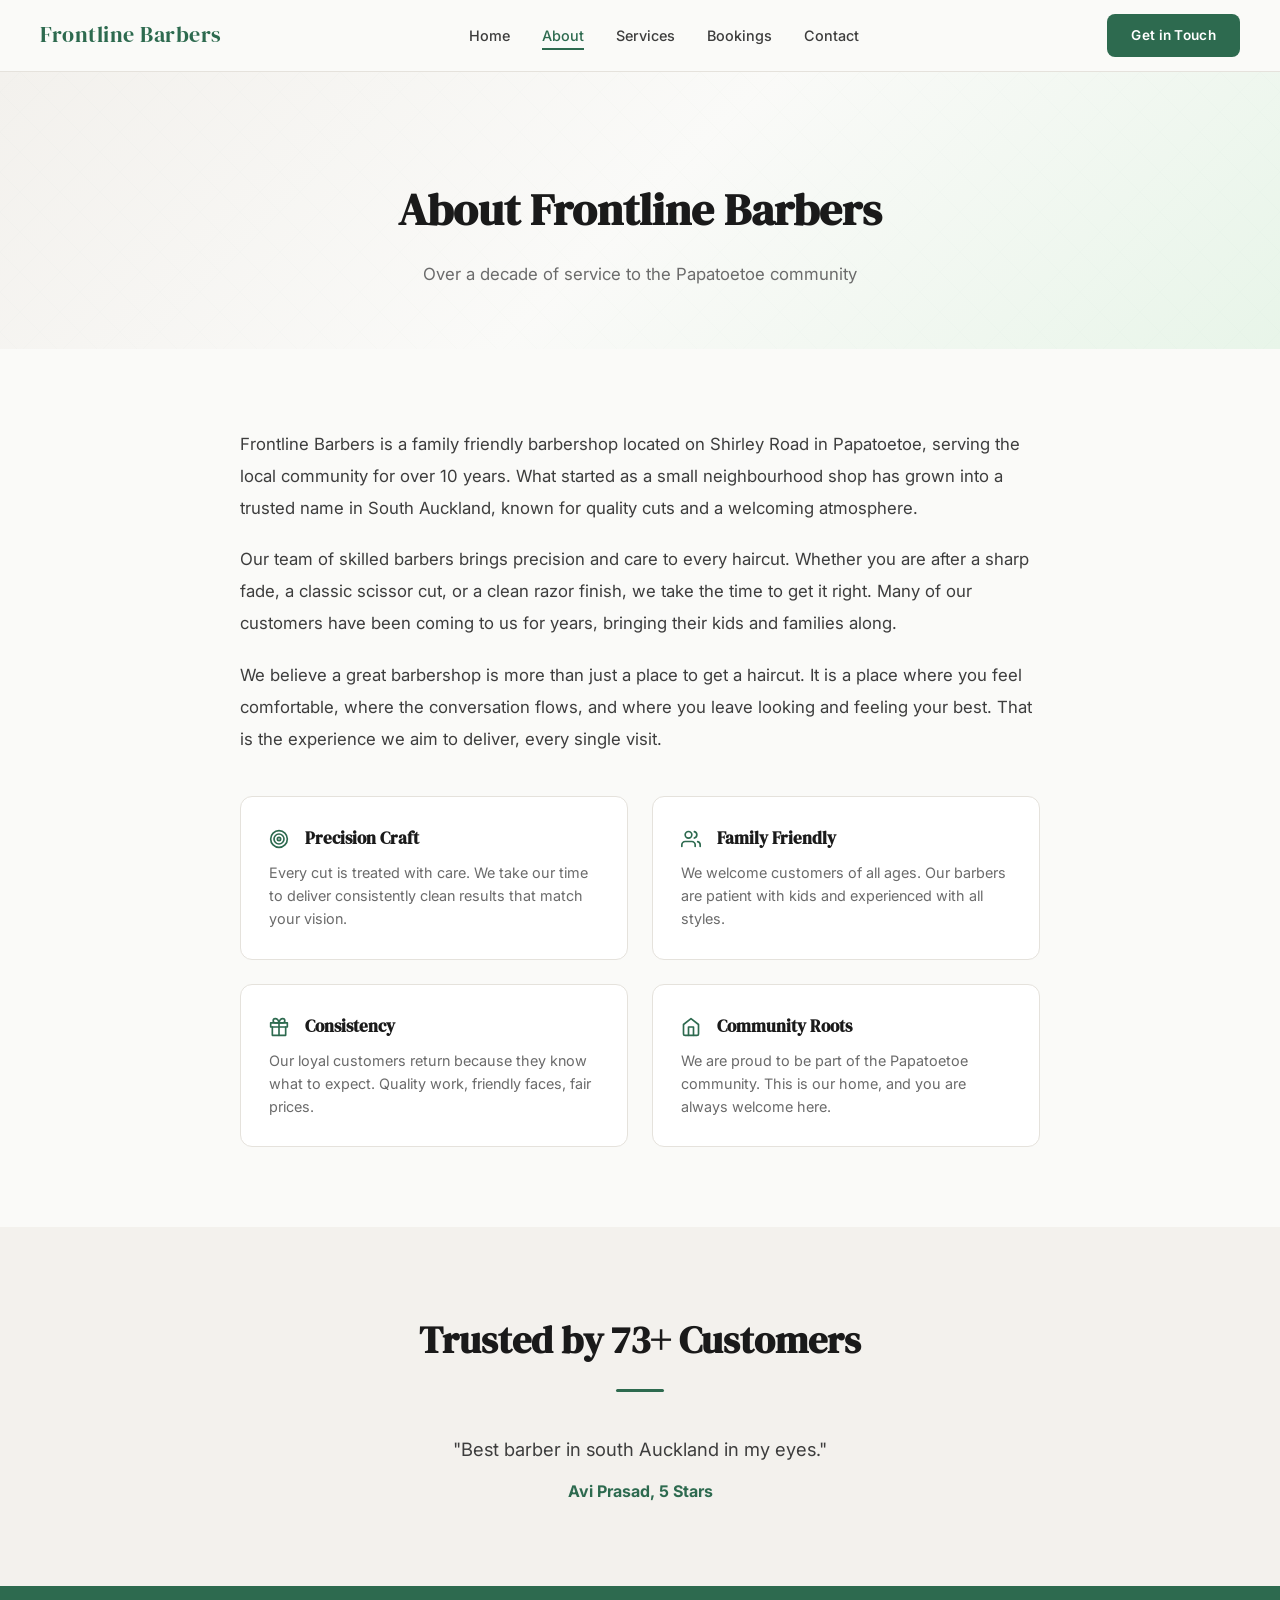
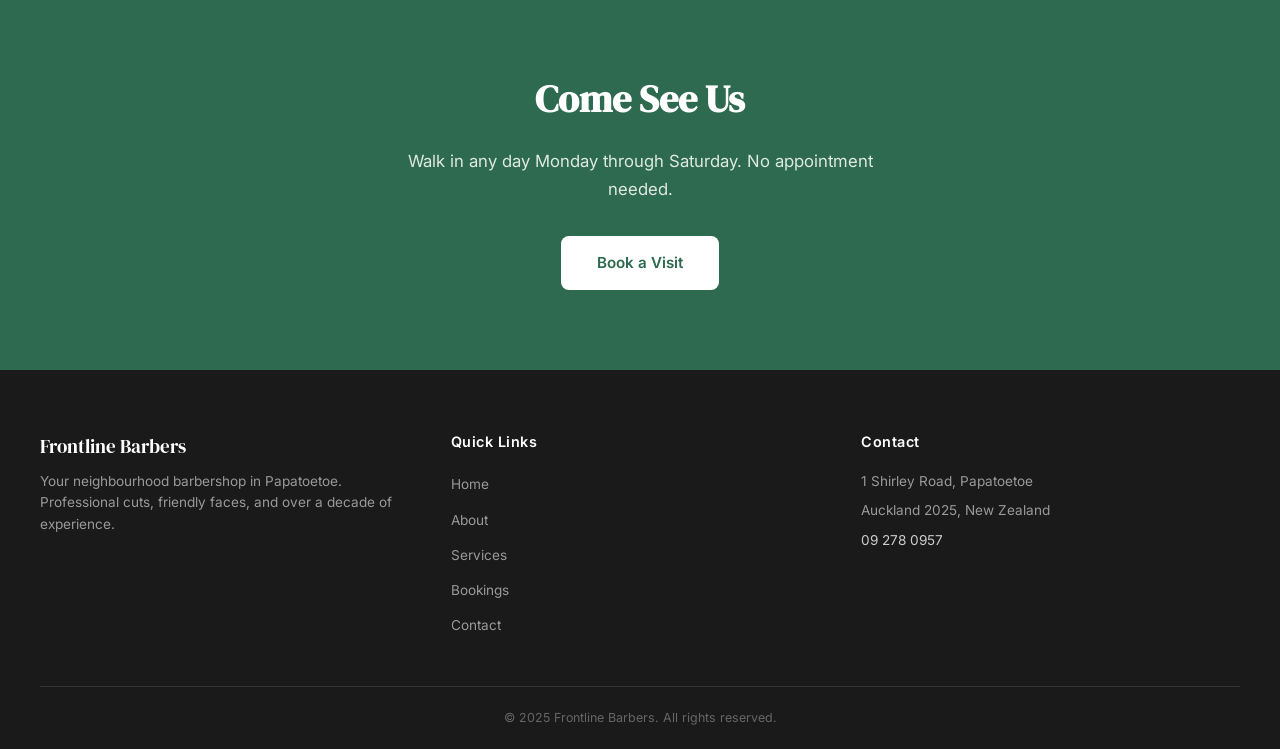
<file: about/index.html>
<!DOCTYPE html>
<html lang="en">

<head>
    <meta charset="UTF-8">
    <meta name="viewport" content="width=device-width, initial-scale=1.0">
    <meta name="description" content="Learn about Frontline Barbers in Papatoetoe, Auckland. Over 10 years of experience serving the community with professional haircuts and grooming.">
    <title>About | Frontline Barbers</title>
    <link rel="preconnect" href="https://fonts.googleapis.com">
    <link rel="preconnect" href="https://fonts.gstatic.com" crossorigin>
    <link href="https://fonts.googleapis.com/css2?family=DM+Serif+Display&family=Inter:wght@300;400;500;600;700&display=swap" rel="stylesheet">
    <link rel="stylesheet" href="../shared.css">
</head>

<body>
    <header class="site-header" id="site-header">
        <a href="../" class="logo">Frontline Barbers</a>
        <nav>
            <ul class="nav-links">
                <li><a href="../">Home</a></li>
                <li><a href="../about/" class="active">About</a></li>
                <li><a href="../services/">Services</a></li>
                <li><a href="../bookings/">Bookings</a></li>
                <li><a href="../contact/">Contact</a></li>
            </ul>
        </nav>
        <a href="../contact/" class="header-cta">Get in Touch</a>
        <button class="hamburger" id="hamburger" aria-label="Menu">&#9776;</button>
    </header>

    <div class="mobile-nav" id="mobile-nav">
        <a href="../">Home</a>
        <a href="../about/" class="active">About</a>
        <a href="../services/">Services</a>
        <a href="../bookings/">Bookings</a>
        <a href="../contact/">Contact</a>
        <a href="../contact/" class="mobile-cta">Get in Touch</a>
    </div>

    <section class="page-banner">
        <h1>About Frontline Barbers</h1>
        <p>Over a decade of service to the Papatoetoe community</p>
    </section>

    <section class="section">
        <div class="about-content">
            <p class="fade-in">Frontline Barbers is a family friendly barbershop located on Shirley Road in Papatoetoe, serving the local community for over 10 years. What started as a small neighbourhood shop has grown into a trusted name in South Auckland, known for quality cuts and a welcoming atmosphere.</p>

            <p class="fade-in">Our team of skilled barbers brings precision and care to every haircut. Whether you are after a sharp fade, a classic scissor cut, or a clean razor finish, we take the time to get it right. Many of our customers have been coming to us for years, bringing their kids and families along.</p>

            <p class="fade-in">We believe a great barbershop is more than just a place to get a haircut. It is a place where you feel comfortable, where the conversation flows, and where you leave looking and feeling your best. That is the experience we aim to deliver, every single visit.</p>

            <div class="values-grid">
                <div class="value-card fade-in">
                    <h3><svg width="20" height="20" viewBox="0 0 24 24" fill="none" stroke="var(--color-accent)" stroke-width="2" stroke-linecap="round" stroke-linejoin="round" style="vertical-align:middle;margin-right:6px;"><circle cx="12" cy="12" r="10"/><circle cx="12" cy="12" r="6"/><circle cx="12" cy="12" r="2"/></svg>Precision Craft</h3>
                    <p>Every cut is treated with care. We take our time to deliver consistently clean results that match your vision.</p>
                </div>
                <div class="value-card fade-in">
                    <h3><svg width="20" height="20" viewBox="0 0 24 24" fill="none" stroke="var(--color-accent)" stroke-width="2" stroke-linecap="round" stroke-linejoin="round" style="vertical-align:middle;margin-right:6px;"><path d="M17 21v-2a4 4 0 00-4-4H5a4 4 0 00-4 4v2"/><circle cx="9" cy="7" r="4"/><path d="M23 21v-2a4 4 0 00-3-3.87"/><path d="M16 3.13a4 4 0 010 7.75"/></svg>Family Friendly</h3>
                    <p>We welcome customers of all ages. Our barbers are patient with kids and experienced with all styles.</p>
                </div>
                <div class="value-card fade-in">
                    <h3><svg width="20" height="20" viewBox="0 0 24 24" fill="none" stroke="var(--color-accent)" stroke-width="2" stroke-linecap="round" stroke-linejoin="round" style="vertical-align:middle;margin-right:6px;"><polyline points="20 12 20 22 4 22 4 12"/><rect x="2" y="7" width="20" height="5"/><line x1="12" y1="22" x2="12" y2="7"/><path d="M12 7H7.5a2.5 2.5 0 010-5C11 2 12 7 12 7z"/><path d="M12 7h4.5a2.5 2.5 0 000-5C13 2 12 7 12 7z"/></svg>Consistency</h3>
                    <p>Our loyal customers return because they know what to expect. Quality work, friendly faces, fair prices.</p>
                </div>
                <div class="value-card fade-in">
                    <h3><svg width="20" height="20" viewBox="0 0 24 24" fill="none" stroke="var(--color-accent)" stroke-width="2" stroke-linecap="round" stroke-linejoin="round" style="vertical-align:middle;margin-right:6px;"><path d="M3 9l9-7 9 7v11a2 2 0 01-2 2H5a2 2 0 01-2-2z"/><polyline points="9 22 9 12 15 12 15 22"/></svg>Community Roots</h3>
                    <p>We are proud to be part of the Papatoetoe community. This is our home, and you are always welcome here.</p>
                </div>
            </div>
        </div>
    </section>

    <!-- Social proof callout -->
    <section class="section section-dark" style="text-align:center;">
        <div style="max-width:600px;margin:0 auto;">
            <h2 class="section-title fade-in">Trusted by 73+ Customers</h2>
            <div class="accent-rule"></div>
            <p class="fade-in" style="font-size:1.15rem;line-height:1.9;color:var(--color-text);">"Best barber in south Auckland in my eyes."</p>
            <p class="fade-in" style="font-weight:700;color:var(--color-accent);margin-top:12px;">Avi Prasad, 5 Stars</p>
        </div>
    </section>

    <section class="cta-section">
        <h2>Come See Us</h2>
        <p>Walk in any day Monday through Saturday. No appointment needed.</p>
        <a href="../bookings/" class="btn-white">Book a Visit</a>
    </section>

    <footer class="site-footer">
        <div class="footer-grid">
            <div class="footer-brand">
                <div class="footer-logo">Frontline Barbers</div>
                <p class="footer-tagline">Your neighbourhood barbershop in Papatoetoe. Professional cuts, friendly faces, and over a decade of experience.</p>
            </div>
            <div class="footer-nav">
                <h4>Quick Links</h4>
                <ul>
                    <li><a href="../">Home</a></li>
                    <li><a href="../about/">About</a></li>
                    <li><a href="../services/">Services</a></li>
                    <li><a href="../bookings/">Bookings</a></li>
                    <li><a href="../contact/">Contact</a></li>
                </ul>
            </div>
            <div class="footer-contact">
                <h4>Contact</h4>
                <p>1 Shirley Road, Papatoetoe</p>
                <p>Auckland 2025, New Zealand</p>
                <p><a href="tel:092780957" style="color:#ccc;">09 278 0957</a></p>
            </div>
        </div>
        <div class="footer-bottom">
            <p>&copy; 2025 Frontline Barbers. All rights reserved.</p>
        </div>
    </footer>

    <script>
        const hamburger = document.getElementById('hamburger');
        const mobileNav = document.getElementById('mobile-nav');
        hamburger.addEventListener('click', () => {
            mobileNav.classList.toggle('open');
            hamburger.innerHTML = mobileNav.classList.contains('open') ? '&#10005;' : '&#9776;';
        });

        const observer = new IntersectionObserver((entries) => {
            entries.forEach(entry => {
                if (entry.isIntersecting) { entry.target.classList.add('visible'); observer.unobserve(entry.target); }
            });
        }, { threshold: 0.15, rootMargin: '0px 0px -40px 0px' });
        document.querySelectorAll('.fade-in, .fade-in-left, .fade-in-right, .scale-in').forEach(el => observer.observe(el));

        window.addEventListener('scroll', () => {
            const header = document.getElementById('site-header');
            if (header) header.style.boxShadow = window.scrollY > 20 ? '0 2px 16px rgba(0,0,0,0.06)' : 'none';
        });
    </script>
</body>

</html>
</file>
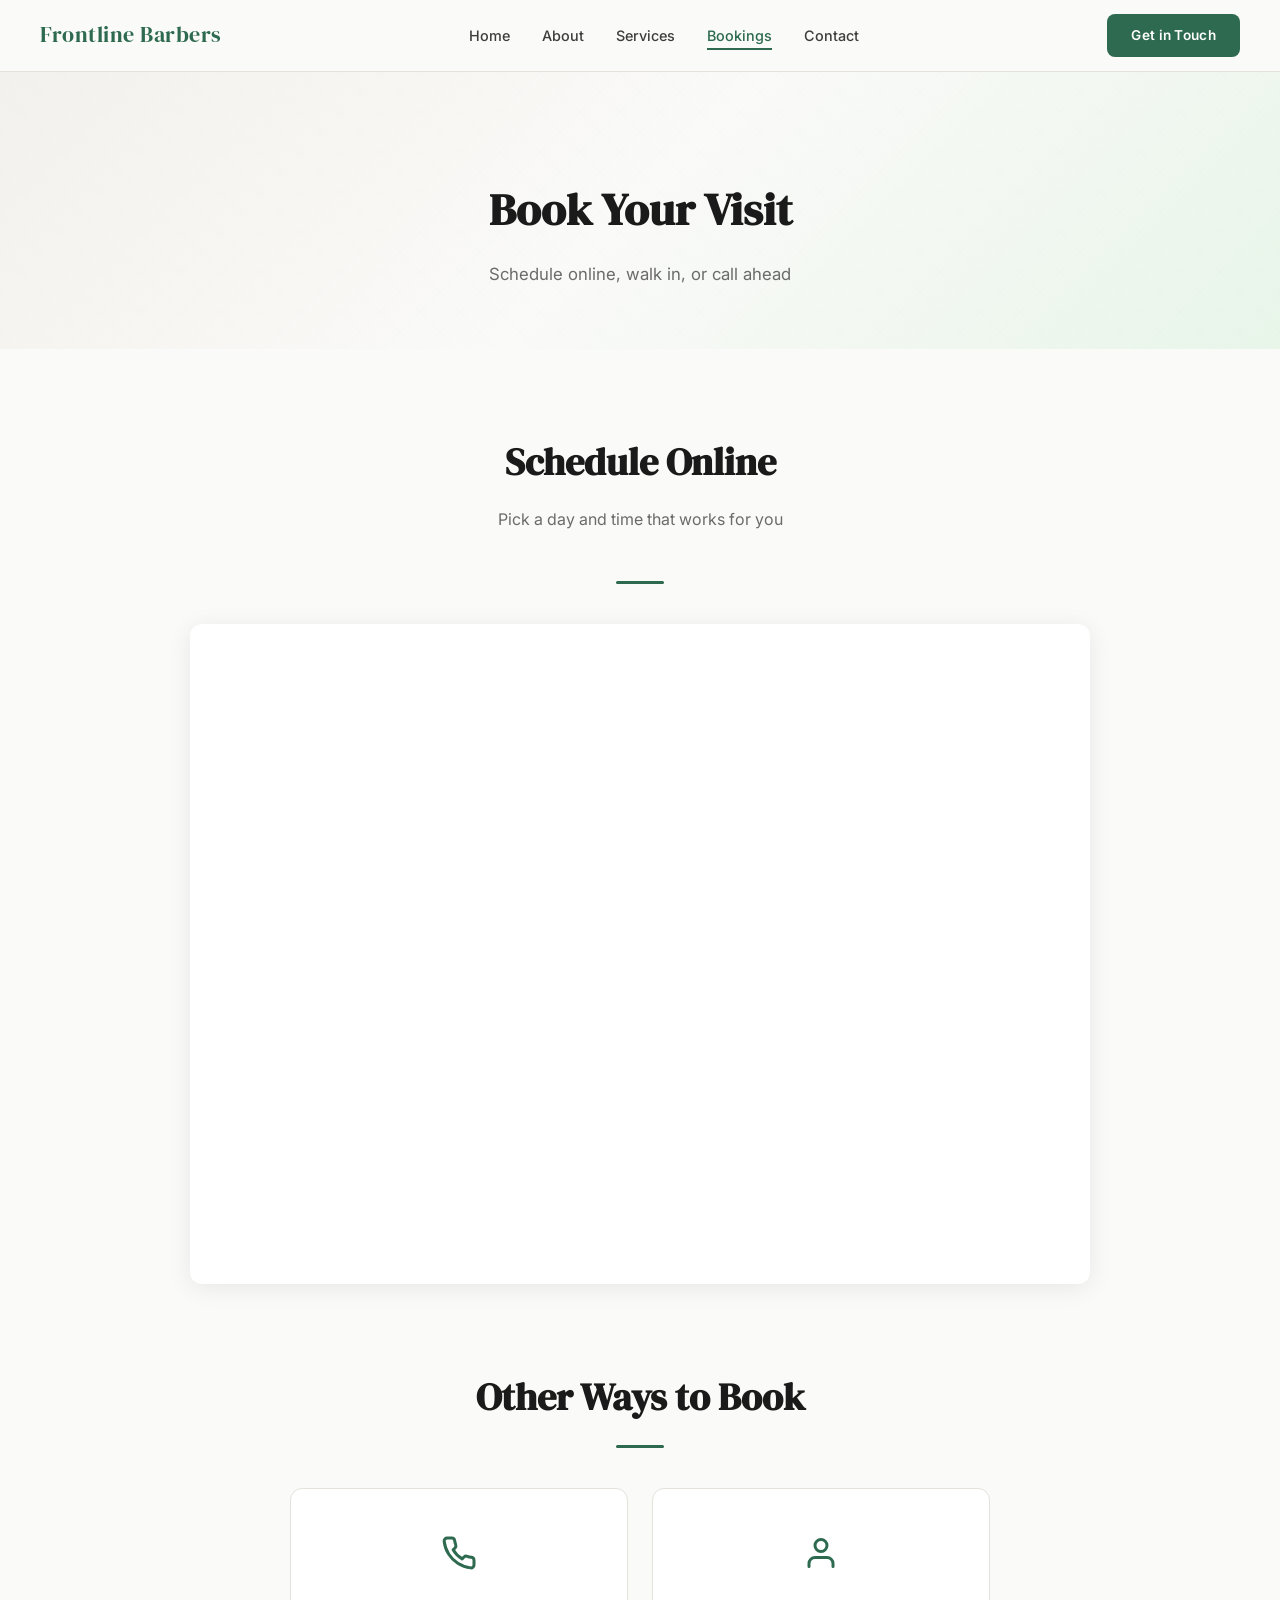
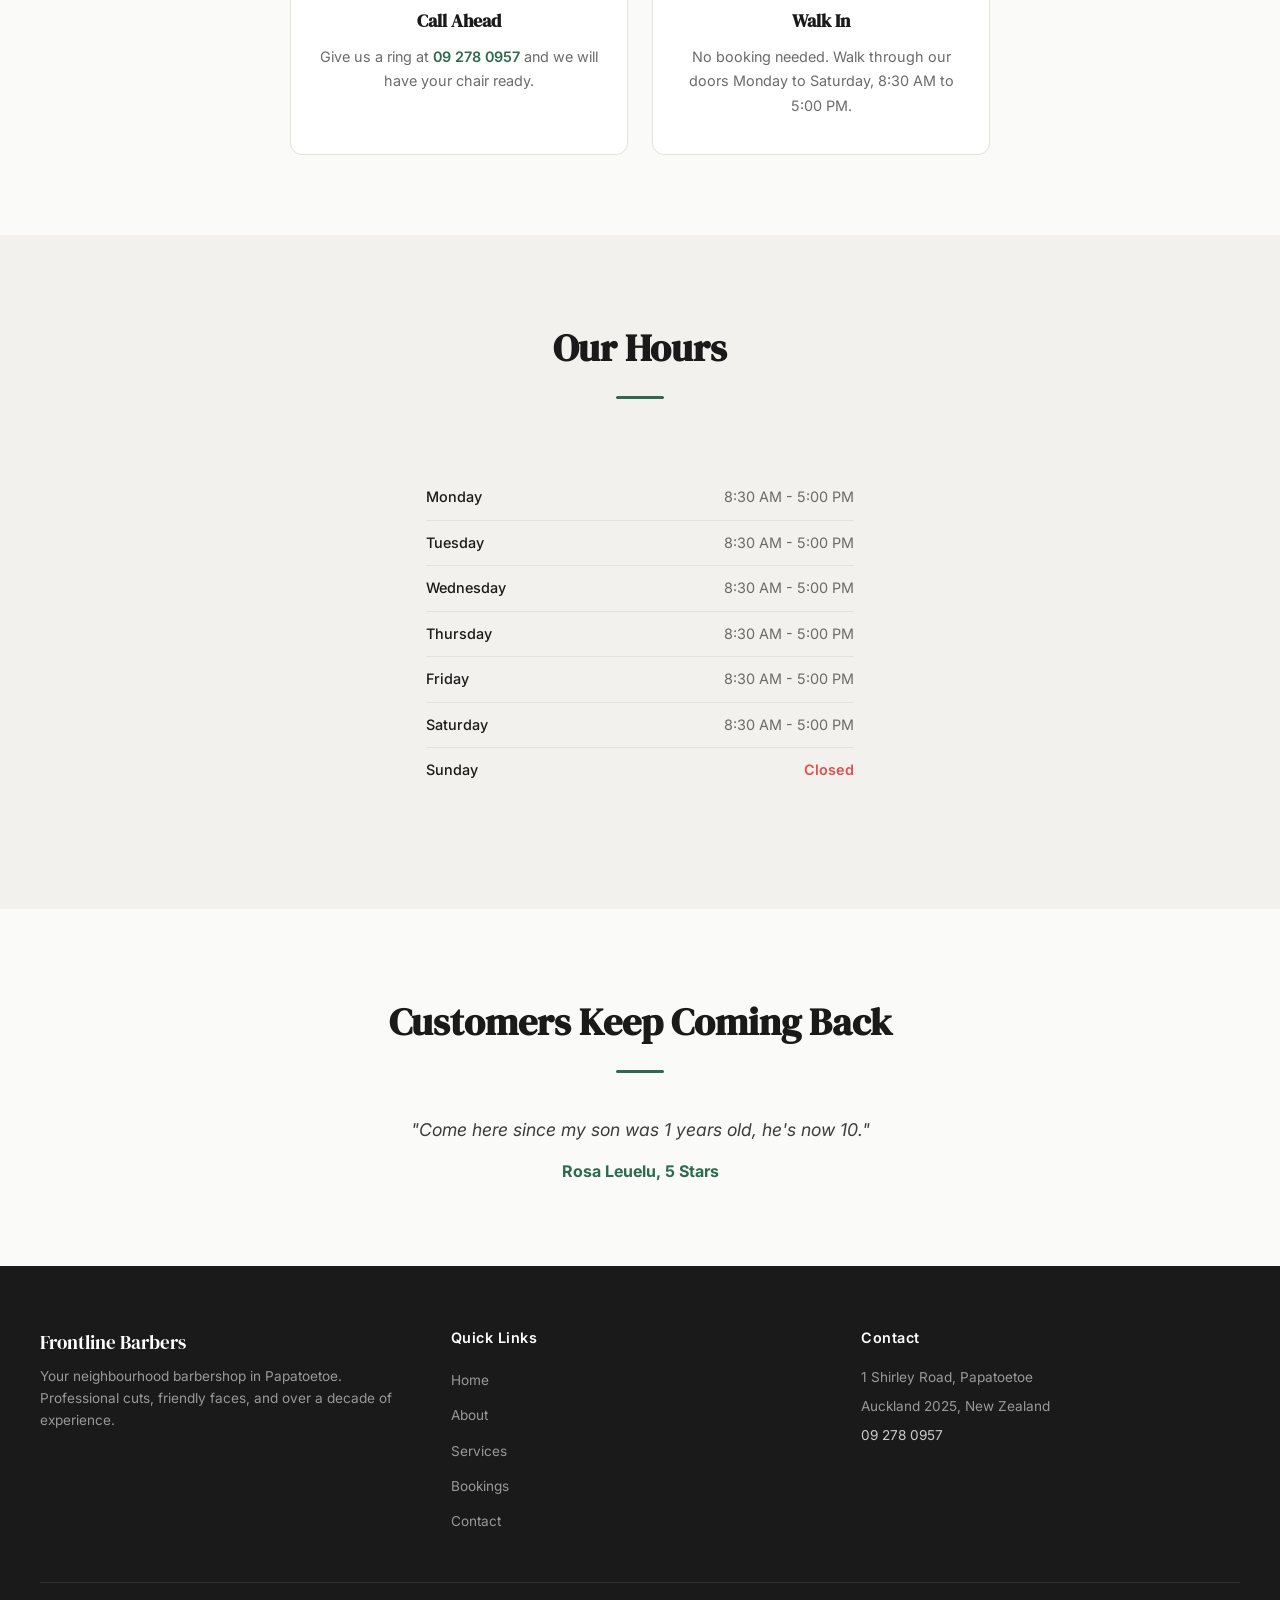
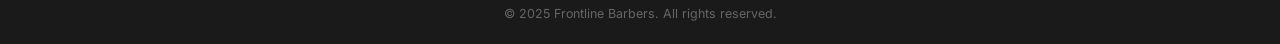
<file: bookings/index.html>
<!DOCTYPE html>
<html lang="en">

<head>
    <meta charset="UTF-8">
    <meta name="viewport" content="width=device-width, initial-scale=1.0">
    <meta name="description" content="Book your visit at Frontline Barbers in Papatoetoe. Walk-ins welcome Monday to Saturday or call 09 278 0957 to book ahead.">
    <title>Bookings | Frontline Barbers</title>
    <link rel="preconnect" href="https://fonts.googleapis.com">
    <link rel="preconnect" href="https://fonts.gstatic.com" crossorigin>
    <link href="https://fonts.googleapis.com/css2?family=DM+Serif+Display&family=Inter:wght@300;400;500;600;700&display=swap" rel="stylesheet">
    <link rel="stylesheet" href="../shared.css">
</head>

<body>
    <header class="site-header" id="site-header">
        <a href="../" class="logo">Frontline Barbers</a>
        <nav>
            <ul class="nav-links">
                <li><a href="../">Home</a></li>
                <li><a href="../about/">About</a></li>
                <li><a href="../services/">Services</a></li>
                <li><a href="../bookings/" class="active">Bookings</a></li>
                <li><a href="../contact/">Contact</a></li>
            </ul>
        </nav>
        <a href="../contact/" class="header-cta">Get in Touch</a>
        <button class="hamburger" id="hamburger" aria-label="Menu">&#9776;</button>
    </header>

    <div class="mobile-nav" id="mobile-nav">
        <a href="../">Home</a>
        <a href="../about/">About</a>
        <a href="../services/">Services</a>
        <a href="../bookings/" class="active">Bookings</a>
        <a href="../contact/">Contact</a>
        <a href="../contact/" class="mobile-cta">Get in Touch</a>
    </div>

    <section class="page-banner">
        <h1>Book Your Visit</h1>
        <p>Schedule online, walk in, or call ahead</p>
    </section>

    <!-- Calendly Embed — Focal Point -->
    <section class="section" style="padding-bottom:0;">
        <h2 class="section-title fade-in">Schedule Online</h2>
        <p class="section-subtitle">Pick a day and time that works for you</p>
        <div class="accent-rule"></div>
        <div class="calendly-embed-container fade-in" style="max-width:900px;margin:0 auto;border-radius:12px;overflow:hidden;box-shadow:0 4px 24px rgba(0,0,0,0.08);background:#fff;min-height:660px;">
            <div class="calendly-inline-widget" data-url="https://calendly.com/johnandmit/new-meeting?hide_gdpr_banner=1" style="min-width:280px;width:100%;height:660px;"></div>
        </div>
    </section>

    <!-- Secondary Booking Options -->
    <section class="section">
        <h2 class="section-title fade-in">Other Ways to Book</h2>
        <div class="accent-rule"></div>
        <div class="booking-methods" style="max-width:700px;margin:0 auto;">
            <div class="booking-card fade-in">
                <div class="booking-icon">
                    <svg width="36" height="36" viewBox="0 0 24 24" fill="none" stroke="var(--color-accent)" stroke-width="2" stroke-linecap="round" stroke-linejoin="round"><path d="M22 16.92v3a2 2 0 01-2.18 2 19.79 19.79 0 01-8.63-3.07 19.5 19.5 0 01-6-6 19.79 19.79 0 01-3.07-8.67A2 2 0 014.11 2h3a2 2 0 012 1.72c.127.96.361 1.903.7 2.81a2 2 0 01-.45 2.11L8.09 9.91a16 16 0 006 6l1.27-1.27a2 2 0 012.11-.45c.907.339 1.85.573 2.81.7A2 2 0 0122 16.92z"/></svg>
                </div>
                <h3>Call Ahead</h3>
                <p>Give us a ring at <a href="tel:092780957" style="color:var(--color-accent);font-weight:600;">09 278 0957</a> and we will have your chair ready.</p>
            </div>
            <div class="booking-card fade-in">
                <div class="booking-icon">
                    <svg width="36" height="36" viewBox="0 0 24 24" fill="none" stroke="var(--color-accent)" stroke-width="2" stroke-linecap="round" stroke-linejoin="round"><path d="M20 21v-2a4 4 0 00-4-4H8a4 4 0 00-4 4v2"/><circle cx="12" cy="7" r="4"/></svg>
                </div>
                <h3>Walk In</h3>
                <p>No booking needed. Walk through our doors Monday to Saturday, 8:30 AM to 5:00 PM.</p>
            </div>
        </div>
    </section>

    <section class="section section-dark">
        <h2 class="section-title fade-in">Our Hours</h2>
        <div class="accent-rule"></div>
        <div style="max-width:500px;margin:0 auto;">
            <div class="info-card fade-in" style="border:none;background:transparent;">
                <ul class="hours-list">
                    <li><span class="day">Monday</span><span class="time">8:30 AM - 5:00 PM</span></li>
                    <li><span class="day">Tuesday</span><span class="time">8:30 AM - 5:00 PM</span></li>
                    <li><span class="day">Wednesday</span><span class="time">8:30 AM - 5:00 PM</span></li>
                    <li><span class="day">Thursday</span><span class="time">8:30 AM - 5:00 PM</span></li>
                    <li><span class="day">Friday</span><span class="time">8:30 AM - 5:00 PM</span></li>
                    <li><span class="day">Saturday</span><span class="time">8:30 AM - 5:00 PM</span></li>
                    <li class="closed"><span class="day">Sunday</span><span class="time">Closed</span></li>
                </ul>
            </div>
        </div>
    </section>

    <!-- Social proof -->
    <section class="section" style="text-align:center;">
        <div style="max-width:600px;margin:0 auto;">
            <h2 class="section-title fade-in">Customers Keep Coming Back</h2>
            <div class="accent-rule"></div>
            <p class="fade-in" style="font-size:1.1rem;line-height:1.9;font-style:italic;color:var(--color-text);">"Come here since my son was 1 years old, he's now 10."</p>
            <p class="fade-in" style="font-weight:700;color:var(--color-accent);margin-top:12px;">Rosa Leuelu, 5 Stars</p>
        </div>
    </section>

    <footer class="site-footer">
        <div class="footer-grid">
            <div class="footer-brand">
                <div class="footer-logo">Frontline Barbers</div>
                <p class="footer-tagline">Your neighbourhood barbershop in Papatoetoe. Professional cuts, friendly faces, and over a decade of experience.</p>
            </div>
            <div class="footer-nav">
                <h4>Quick Links</h4>
                <ul>
                    <li><a href="../">Home</a></li>
                    <li><a href="../about/">About</a></li>
                    <li><a href="../services/">Services</a></li>
                    <li><a href="../bookings/">Bookings</a></li>
                    <li><a href="../contact/">Contact</a></li>
                </ul>
            </div>
            <div class="footer-contact">
                <h4>Contact</h4>
                <p>1 Shirley Road, Papatoetoe</p>
                <p>Auckland 2025, New Zealand</p>
                <p><a href="tel:092780957" style="color:#ccc;">09 278 0957</a></p>
            </div>
        </div>
        <div class="footer-bottom">
            <p>&copy; 2025 Frontline Barbers. All rights reserved.</p>
        </div>
    </footer>

    <script src="https://assets.calendly.com/assets/external/widget.js" async></script>
    <script>
        const hamburger = document.getElementById('hamburger');
        const mobileNav = document.getElementById('mobile-nav');
        hamburger.addEventListener('click', () => {
            mobileNav.classList.toggle('open');
            hamburger.innerHTML = mobileNav.classList.contains('open') ? '&#10005;' : '&#9776;';
        });
        const observer = new IntersectionObserver((entries) => {
            entries.forEach(entry => { if (entry.isIntersecting) { entry.target.classList.add('visible'); observer.unobserve(entry.target); } });
        }, { threshold: 0.15, rootMargin: '0px 0px -40px 0px' });
        document.querySelectorAll('.fade-in, .fade-in-left, .fade-in-right, .scale-in').forEach(el => observer.observe(el));
        window.addEventListener('scroll', () => {
            const header = document.getElementById('site-header');
            if (header) header.style.boxShadow = window.scrollY > 20 ? '0 2px 16px rgba(0,0,0,0.06)' : 'none';
        });
    </script>
</body>

</html>
</file>
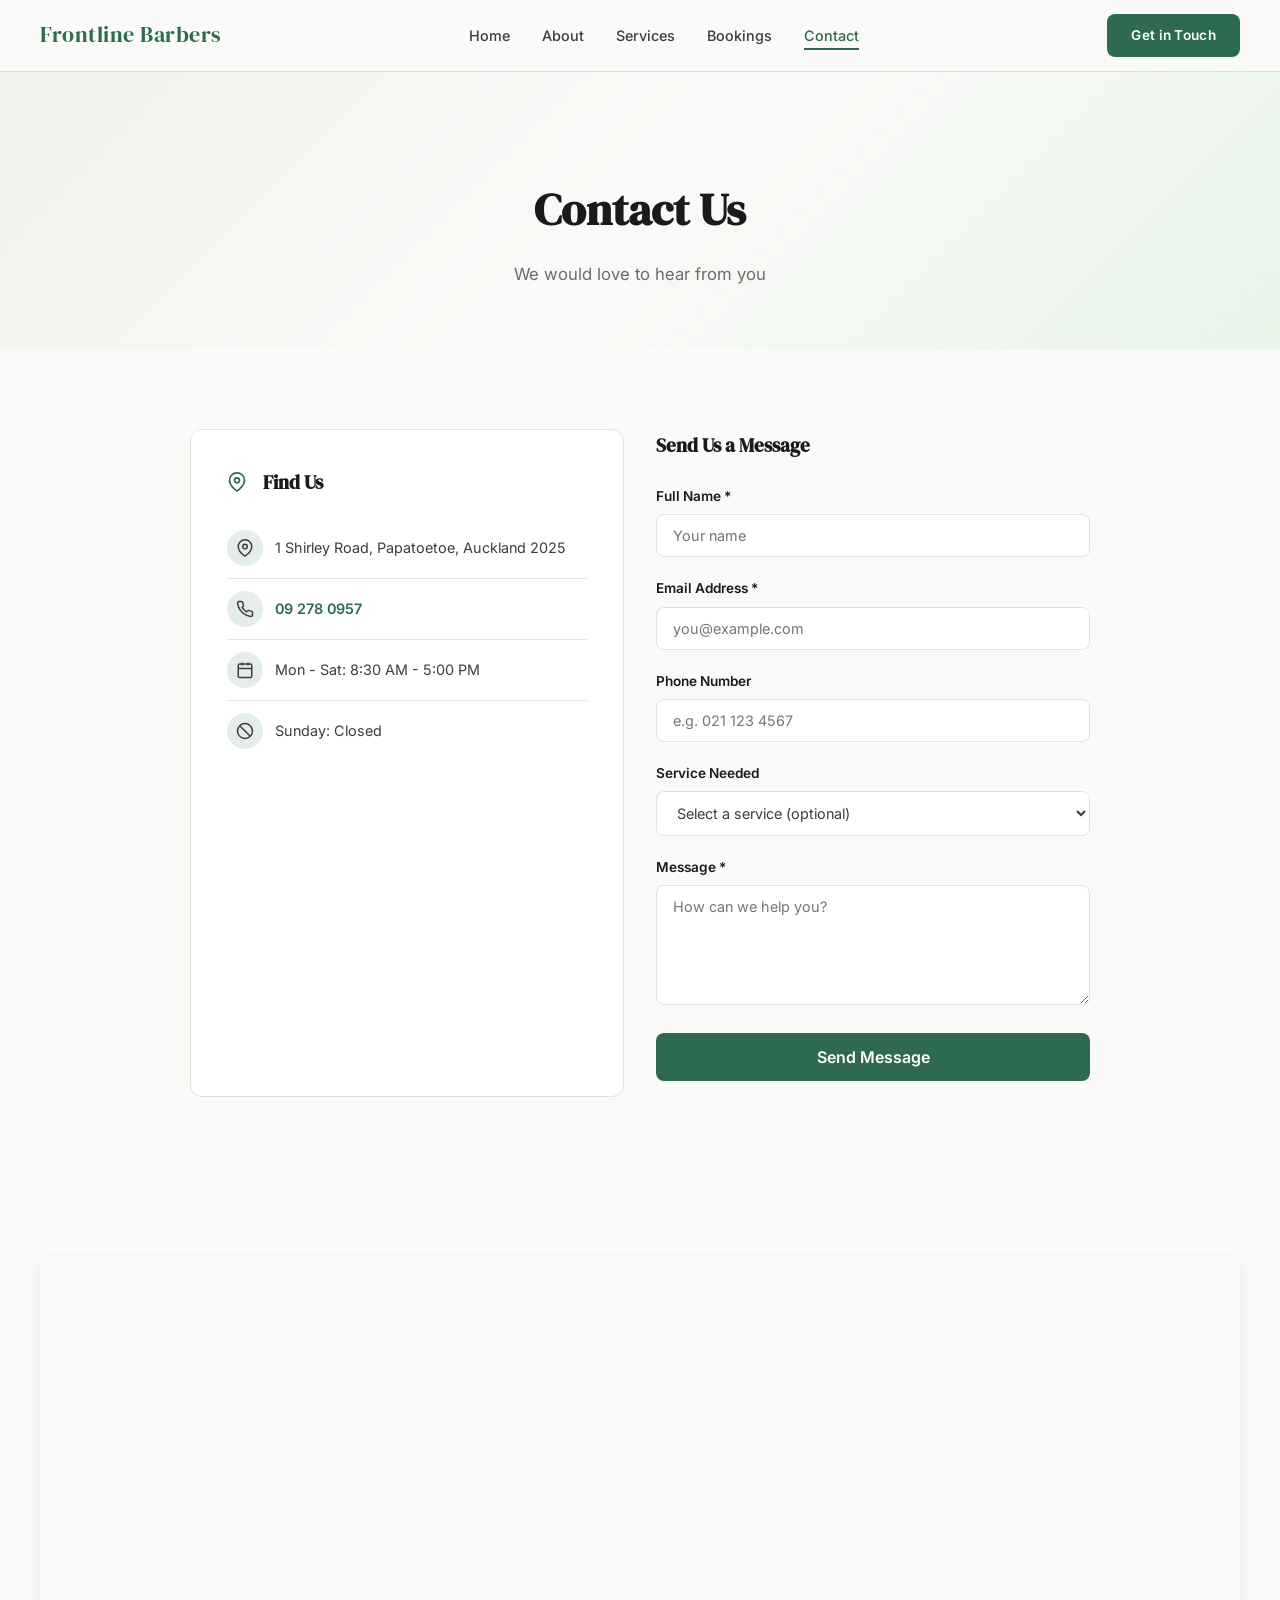
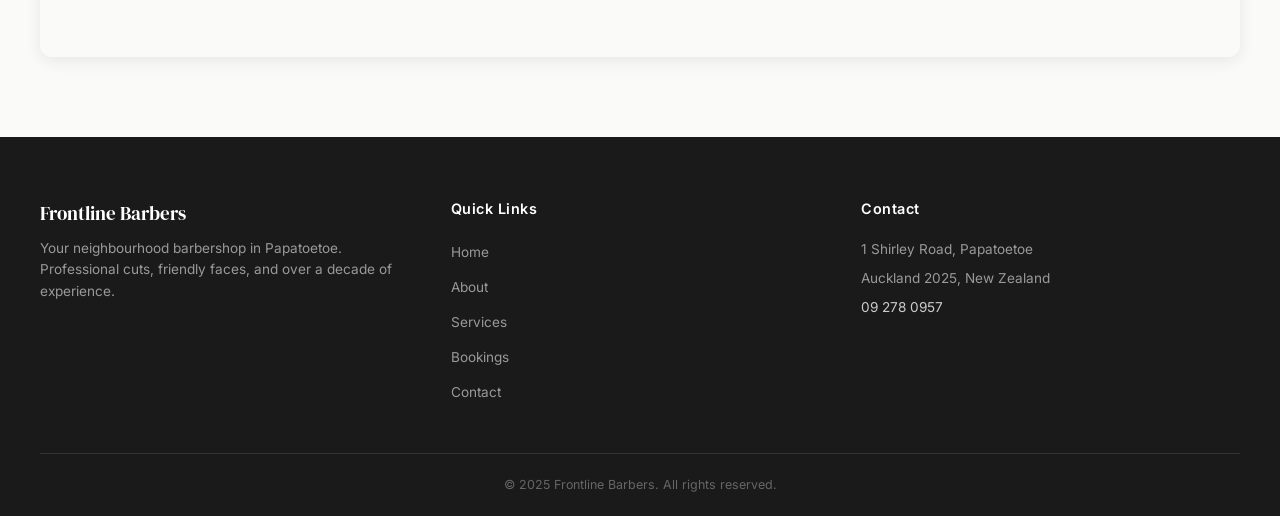
<file: contact/index.html>
<!DOCTYPE html>
<html lang="en">

<head>
    <meta charset="UTF-8">
    <meta name="viewport" content="width=device-width, initial-scale=1.0">
    <meta name="description" content="Contact Frontline Barbers in Papatoetoe, Auckland. Call 09 278 0957 or send us a message. Located at 1 Shirley Road, Papatoetoe.">
    <title>Contact | Frontline Barbers</title>
    <link rel="preconnect" href="https://fonts.googleapis.com">
    <link rel="preconnect" href="https://fonts.gstatic.com" crossorigin>
    <link href="https://fonts.googleapis.com/css2?family=DM+Serif+Display&family=Inter:wght@300;400;500;600;700&display=swap" rel="stylesheet">
    <link rel="stylesheet" href="../shared.css">
</head>

<body>
    <header class="site-header" id="site-header">
        <a href="../" class="logo">Frontline Barbers</a>
        <nav>
            <ul class="nav-links">
                <li><a href="../">Home</a></li>
                <li><a href="../about/">About</a></li>
                <li><a href="../services/">Services</a></li>
                <li><a href="../bookings/">Bookings</a></li>
                <li><a href="../contact/" class="active">Contact</a></li>
            </ul>
        </nav>
        <a href="../contact/" class="header-cta">Get in Touch</a>
        <button class="hamburger" id="hamburger" aria-label="Menu">&#9776;</button>
    </header>

    <div class="mobile-nav" id="mobile-nav">
        <a href="../">Home</a>
        <a href="../about/">About</a>
        <a href="../services/">Services</a>
        <a href="../bookings/">Bookings</a>
        <a href="../contact/" class="active">Contact</a>
        <a href="../contact/" class="mobile-cta">Get in Touch</a>
    </div>

    <section class="page-banner">
        <h1>Contact Us</h1>
        <p>We would love to hear from you</p>
    </section>

    <section class="section">
        <div class="info-grid">
            <div class="info-card fade-in-left">
                <h3><svg width="20" height="20" viewBox="0 0 24 24" fill="none" stroke="var(--color-accent)" stroke-width="2" stroke-linecap="round" stroke-linejoin="round" style="vertical-align:middle;margin-right:6px;"><path d="M21 10c0 7-9 13-9 13s-9-6-9-13a9 9 0 0118 0z"/><circle cx="12" cy="10" r="3"/></svg>Find Us</h3>
                <ul class="contact-info-list">
                    <li>
                        <span class="contact-icon"><svg width="18" height="18" viewBox="0 0 24 24" fill="none" stroke="currentColor" stroke-width="2"><path d="M21 10c0 7-9 13-9 13s-9-6-9-13a9 9 0 0118 0z"/><circle cx="12" cy="10" r="3"/></svg></span>
                        <span>1 Shirley Road, Papatoetoe, Auckland 2025</span>
                    </li>
                    <li>
                        <span class="contact-icon"><svg width="18" height="18" viewBox="0 0 24 24" fill="none" stroke="currentColor" stroke-width="2"><path d="M22 16.92v3a2 2 0 01-2.18 2 19.79 19.79 0 01-8.63-3.07 19.5 19.5 0 01-6-6 19.79 19.79 0 01-3.07-8.67A2 2 0 014.11 2h3a2 2 0 012 1.72c.127.96.361 1.903.7 2.81a2 2 0 01-.45 2.11L8.09 9.91a16 16 0 006 6l1.27-1.27a2 2 0 012.11-.45c.907.339 1.85.573 2.81.7A2 2 0 0122 16.92z"/></svg></span>
                        <span><a href="tel:092780957" style="color:var(--color-accent);font-weight:600;">09 278 0957</a></span>
                    </li>
                    <li>
                        <span class="contact-icon"><svg width="18" height="18" viewBox="0 0 24 24" fill="none" stroke="currentColor" stroke-width="2"><rect x="3" y="4" width="18" height="18" rx="2" ry="2"/><line x1="16" y1="2" x2="16" y2="6"/><line x1="8" y1="2" x2="8" y2="6"/><line x1="3" y1="10" x2="21" y2="10"/></svg></span>
                        <span>Mon - Sat: 8:30 AM - 5:00 PM</span>
                    </li>
                    <li>
                        <span class="contact-icon"><svg width="18" height="18" viewBox="0 0 24 24" fill="none" stroke="currentColor" stroke-width="2"><circle cx="12" cy="12" r="10"/><line x1="4.93" y1="4.93" x2="19.07" y2="19.07"/></svg></span>
                        <span>Sunday: Closed</span>
                    </li>
                </ul>
            </div>

            <div class="fade-in-right">
                <div class="contact-form-wrapper">
                    <h3 style="font-family:var(--font-heading);color:var(--color-heading);font-size:1.2rem;margin-bottom:24px;">Send Us a Message</h3>
                    <form id="contact-form">
                        <div class="form-group">
                            <label for="full_name">Full Name *</label>
                            <input type="text" id="full_name" name="full_name" required placeholder="Your name">
                        </div>
                        <div class="form-group">
                            <label for="email">Email Address *</label>
                            <input type="email" id="email" name="email" required placeholder="you@example.com">
                        </div>
                        <div class="form-group">
                            <label for="phone">Phone Number</label>
                            <input type="tel" id="phone" name="phone" placeholder="e.g. 021 123 4567">
                        </div>
                        <div class="form-group">
                            <label for="service_needed">Service Needed</label>
                            <select id="service_needed" name="service_needed">
                                <option value="">Select a service (optional)</option>
                                <option value="Scissor Cut">Scissor Cut</option>
                                <option value="Fade Cut">Fade Cut</option>
                                <option value="Razor Cut">Razor Cut</option>
                                <option value="Kids Cut">Kids Cut</option>
                                <option value="Hair Shape Up">Hair Shape Up</option>
                                <option value="Head Shave">Head Shave</option>
                                <option value="Other">Other</option>
                            </select>
                        </div>
                        <div class="form-group">
                            <label for="message">Message *</label>
                            <textarea id="message" name="message" required placeholder="How can we help you?"></textarea>
                        </div>
                        <button type="submit" class="form-submit">Send Message</button>
                        <div id="form-status" style="margin-top:16px;"></div>
                    </form>
                </div>
            </div>
        </div>
    </section>

    <!-- Map -->
    <section class="map-section">
        <iframe
            src="https://www.google.com/maps/embed?pb=!1m18!1m12!1m3!1d12749.070044832131!2d174.84361100918653!3d-36.979547300451884!2m3!1f0!2f0!3f0!3m2!1i1024!2i768!4f13.1!3m3!1m2!1s0x6d0d4fe042d39af1%3A0xf2e7a2835ad74cb1!2sFrontline%20Barbers!5e0!3m2!1sen!2snz!4v1742018393527!5m2!1sen!2snz"
            width="100%" height="400" style="border:0;" allowfullscreen loading="lazy"
            referrerpolicy="no-referrer-when-downgrade" title="Frontline Barbers Location"></iframe>
    </section>

    <footer class="site-footer">
        <div class="footer-grid">
            <div class="footer-brand">
                <div class="footer-logo">Frontline Barbers</div>
                <p class="footer-tagline">Your neighbourhood barbershop in Papatoetoe. Professional cuts, friendly faces, and over a decade of experience.</p>
            </div>
            <div class="footer-nav">
                <h4>Quick Links</h4>
                <ul>
                    <li><a href="../">Home</a></li>
                    <li><a href="../about/">About</a></li>
                    <li><a href="../services/">Services</a></li>
                    <li><a href="../bookings/">Bookings</a></li>
                    <li><a href="../contact/">Contact</a></li>
                </ul>
            </div>
            <div class="footer-contact">
                <h4>Contact</h4>
                <p>1 Shirley Road, Papatoetoe</p>
                <p>Auckland 2025, New Zealand</p>
                <p><a href="tel:092780957" style="color:#ccc;">09 278 0957</a></p>
            </div>
        </div>
        <div class="footer-bottom">
            <p>&copy; 2025 Frontline Barbers. All rights reserved.</p>
        </div>
    </footer>

    <script>
        // Mobile nav
        const hamburger = document.getElementById('hamburger');
        const mobileNav = document.getElementById('mobile-nav');
        hamburger.addEventListener('click', () => {
            mobileNav.classList.toggle('open');
            hamburger.innerHTML = mobileNav.classList.contains('open') ? '&#10005;' : '&#9776;';
        });

        // Scroll animations
        const observer = new IntersectionObserver((entries) => {
            entries.forEach(entry => { if (entry.isIntersecting) { entry.target.classList.add('visible'); observer.unobserve(entry.target); } });
        }, { threshold: 0.15, rootMargin: '0px 0px -40px 0px' });
        document.querySelectorAll('.fade-in, .fade-in-left, .fade-in-right, .scale-in').forEach(el => observer.observe(el));

        // Header scroll
        window.addEventListener('scroll', () => {
            const header = document.getElementById('site-header');
            if (header) header.style.boxShadow = window.scrollY > 20 ? '0 2px 16px rgba(0,0,0,0.06)' : 'none';
        });

        // Contact form
        document.getElementById('contact-form').addEventListener('submit', async (e) => {
            e.preventDefault();
            const btn = e.target.querySelector('.form-submit');
            const status = document.getElementById('form-status');
            btn.textContent = 'Sending...';
            btn.disabled = true;

            const fullName = document.getElementById('full_name').value;
            const email = document.getElementById('email').value;
            const phone = document.getElementById('phone').value;
            const serviceNeeded = document.getElementById('service_needed').value;
            const message = document.getElementById('message').value;

            let emailBody = `${fullName} said:\n\n"${message}"\n\n`;
            emailBody += `Service requested: ${serviceNeeded}\n`;
            emailBody += `Phone number: ${phone}\n`;
            emailBody += `Email: ${email}`;

            try {
                const res = await fetch('https://n8n.arfquant.com/webhook/EmailSend', {
                    method: 'POST',
                    headers: { 'Content-Type': 'application/json' },
                    body: JSON.stringify({
                        email: 'johnandmit@gmail.com',
                        subject: 'Frontline Barbers - New Contact Form Enquiry',
                        message: emailBody
                    })
                });
                if (!res.ok) throw new Error('Send failed');
                status.innerHTML = '<div class="form-success">Message sent successfully! We will get back to you soon.</div>';
                e.target.reset();
            } catch (err) {
                status.innerHTML = '<div class="form-error">Something went wrong. Please call us directly at 09 278 0957.</div>';
            }
            btn.textContent = 'Send Message';
            btn.disabled = false;
        });
    </script>
</body>

</html>
</file>
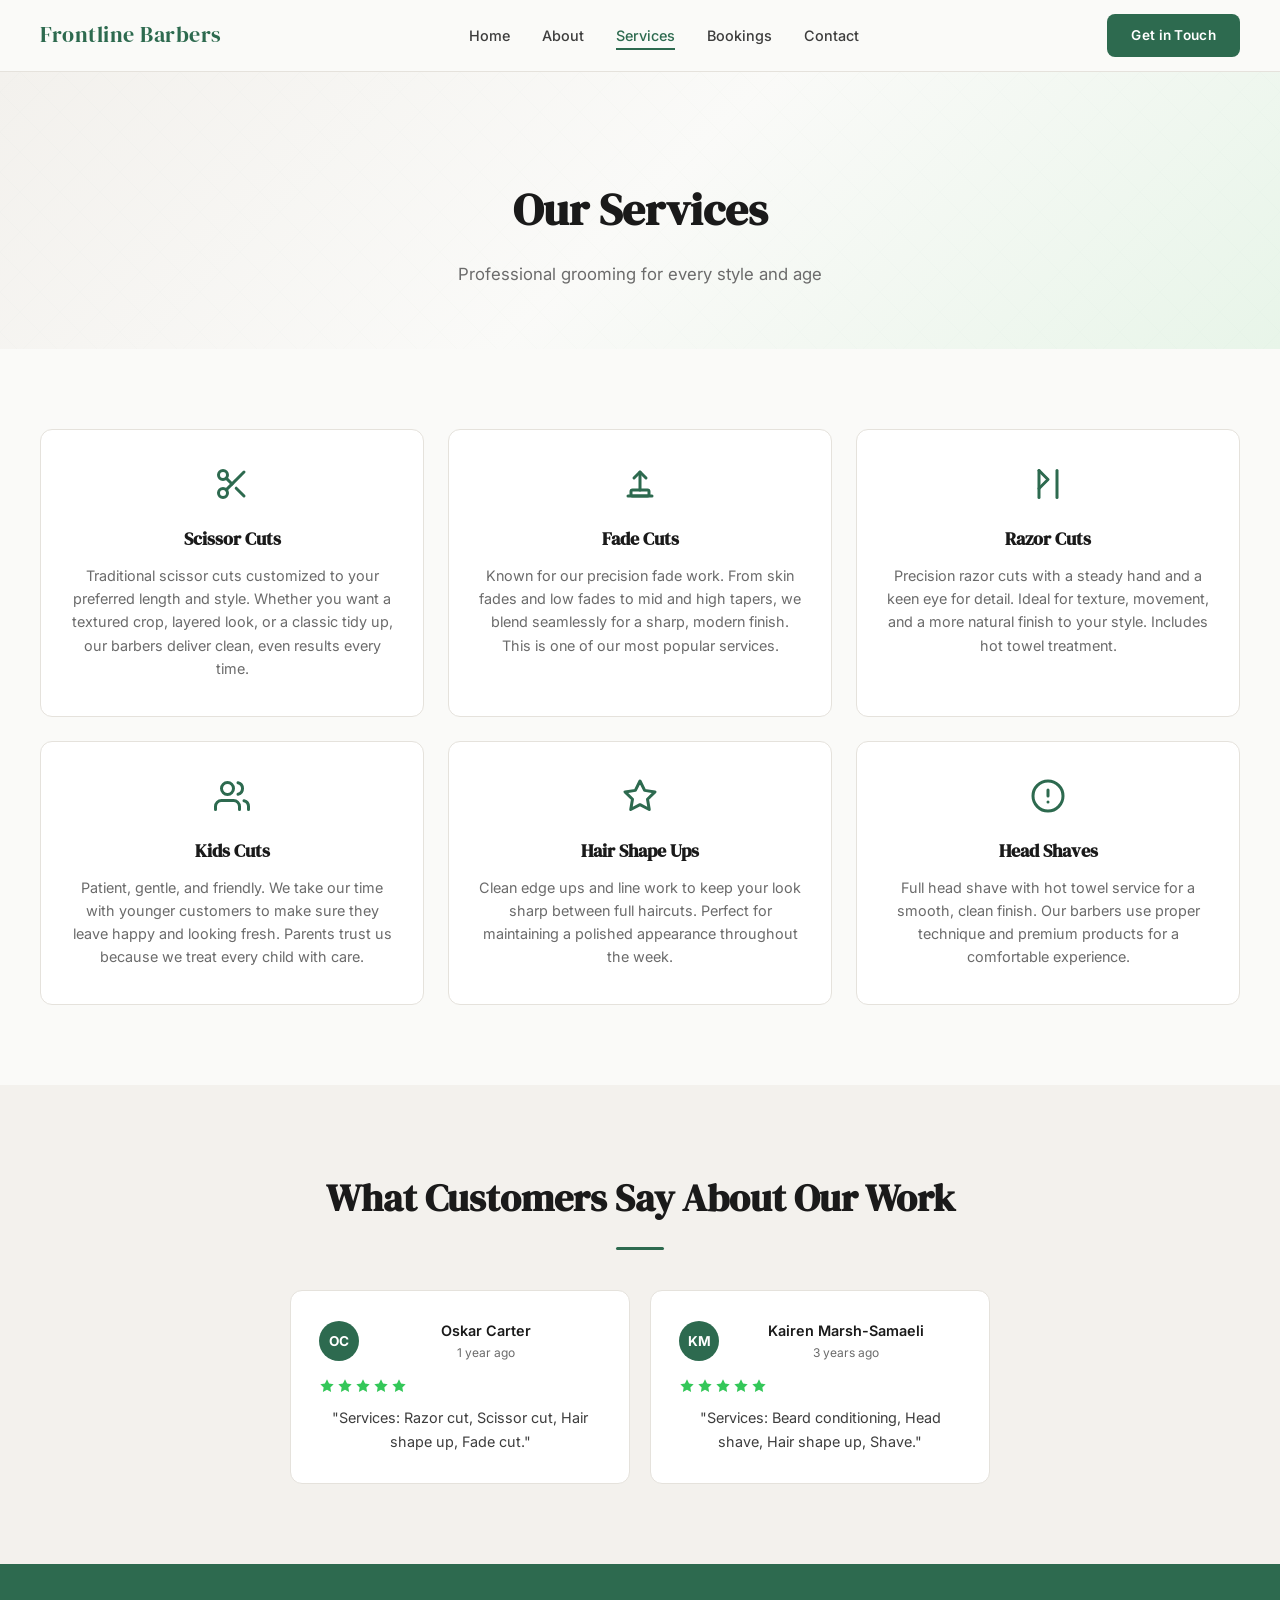
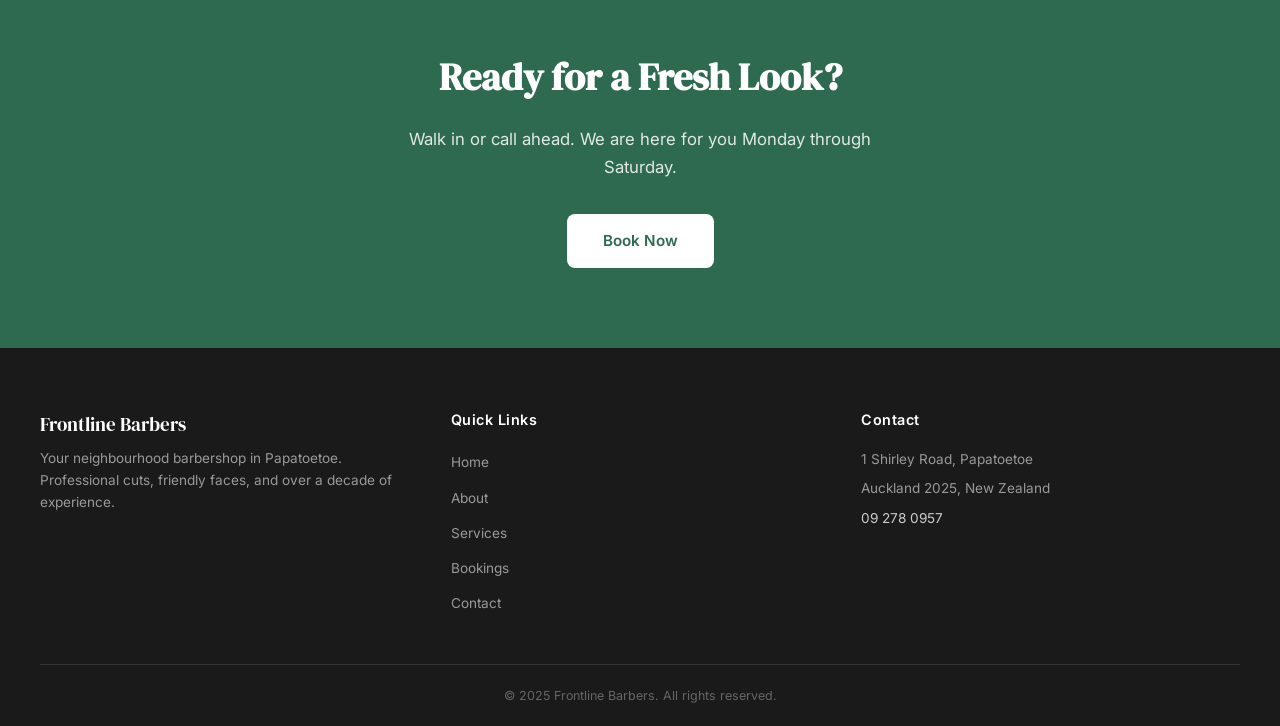
<file: services/index.html>
<!DOCTYPE html>
<html lang="en">

<head>
    <meta charset="UTF-8">
    <meta name="viewport" content="width=device-width, initial-scale=1.0">
    <meta name="description" content="Frontline Barbers services: scissor cuts, fade cuts, razor cuts, kids cuts, head shaves, and hair shape ups. Professional barbering in Papatoetoe, Auckland.">
    <title>Services | Frontline Barbers</title>
    <link rel="preconnect" href="https://fonts.googleapis.com">
    <link rel="preconnect" href="https://fonts.gstatic.com" crossorigin>
    <link href="https://fonts.googleapis.com/css2?family=DM+Serif+Display&family=Inter:wght@300;400;500;600;700&display=swap" rel="stylesheet">
    <link rel="stylesheet" href="../shared.css">
</head>

<body>
    <header class="site-header" id="site-header">
        <a href="../" class="logo">Frontline Barbers</a>
        <nav>
            <ul class="nav-links">
                <li><a href="../">Home</a></li>
                <li><a href="../about/">About</a></li>
                <li><a href="../services/" class="active">Services</a></li>
                <li><a href="../bookings/">Bookings</a></li>
                <li><a href="../contact/">Contact</a></li>
            </ul>
        </nav>
        <a href="../contact/" class="header-cta">Get in Touch</a>
        <button class="hamburger" id="hamburger" aria-label="Menu">&#9776;</button>
    </header>

    <div class="mobile-nav" id="mobile-nav">
        <a href="../">Home</a>
        <a href="../about/">About</a>
        <a href="../services/" class="active">Services</a>
        <a href="../bookings/">Bookings</a>
        <a href="../contact/">Contact</a>
        <a href="../contact/" class="mobile-cta">Get in Touch</a>
    </div>

    <section class="page-banner">
        <h1>Our Services</h1>
        <p>Professional grooming for every style and age</p>
    </section>

    <section class="section">
        <div class="services-grid">
            <div class="service-card scale-in">
                <div class="service-icon"><svg width="36" height="36" viewBox="0 0 24 24" fill="none" stroke="var(--color-accent)" stroke-width="2" stroke-linecap="round" stroke-linejoin="round"><circle cx="6" cy="6" r="3"/><path d="M8.12 8.12L12 12"/><path d="M20 4L8.12 15.88"/><circle cx="6" cy="18" r="3"/><path d="M14.8 14.8L20 20"/></svg></div>
                <h3>Scissor Cuts</h3>
                <p>Traditional scissor cuts customized to your preferred length and style. Whether you want a textured crop, layered look, or a classic tidy up, our barbers deliver clean, even results every time.</p>
            </div>
            <div class="service-card scale-in">
                <div class="service-icon"><svg width="36" height="36" viewBox="0 0 24 24" fill="none" stroke="var(--color-accent)" stroke-width="2" stroke-linecap="round" stroke-linejoin="round"><path d="M4 20h16"/><path d="M12 4v12"/><path d="M8 8l4-4 4 4"/><rect x="6" y="16" width="12" height="4" rx="1"/></svg></div>
                <h3>Fade Cuts</h3>
                <p>Known for our precision fade work. From skin fades and low fades to mid and high tapers, we blend seamlessly for a sharp, modern finish. This is one of our most popular services.</p>
            </div>
            <div class="service-card scale-in">
                <div class="service-icon"><svg width="36" height="36" viewBox="0 0 24 24" fill="none" stroke="var(--color-accent)" stroke-width="2" stroke-linecap="round" stroke-linejoin="round"><path d="M6 3v18"/><path d="M6 3l6 6-6 6"/><line x1="18" y1="3" x2="18" y2="21"/></svg></div>
                <h3>Razor Cuts</h3>
                <p>Precision razor cuts with a steady hand and a keen eye for detail. Ideal for texture, movement, and a more natural finish to your style. Includes hot towel treatment.</p>
            </div>
            <div class="service-card scale-in">
                <div class="service-icon"><svg width="36" height="36" viewBox="0 0 24 24" fill="none" stroke="var(--color-accent)" stroke-width="2" stroke-linecap="round" stroke-linejoin="round"><path d="M17 21v-2a4 4 0 00-4-4H5a4 4 0 00-4 4v2"/><circle cx="9" cy="7" r="4"/><path d="M23 21v-2a4 4 0 00-3-3.87"/><path d="M16 3.13a4 4 0 010 7.75"/></svg></div>
                <h3>Kids Cuts</h3>
                <p>Patient, gentle, and friendly. We take our time with younger customers to make sure they leave happy and looking fresh. Parents trust us because we treat every child with care.</p>
            </div>
            <div class="service-card scale-in">
                <div class="service-icon"><svg width="36" height="36" viewBox="0 0 24 24" fill="none" stroke="var(--color-accent)" stroke-width="2" stroke-linecap="round" stroke-linejoin="round"><polygon points="12 2 15.09 8.26 22 9.27 17 14.14 18.18 21.02 12 17.77 5.82 21.02 7 14.14 2 9.27 8.91 8.26"/></svg></div>
                <h3>Hair Shape Ups</h3>
                <p>Clean edge ups and line work to keep your look sharp between full haircuts. Perfect for maintaining a polished appearance throughout the week.</p>
            </div>
            <div class="service-card scale-in">
                <div class="service-icon"><svg width="36" height="36" viewBox="0 0 24 24" fill="none" stroke="var(--color-accent)" stroke-width="2" stroke-linecap="round" stroke-linejoin="round"><circle cx="12" cy="12" r="10"/><line x1="12" y1="8" x2="12" y2="12"/><line x1="12" y1="16" x2="12.01" y2="16"/></svg></div>
                <h3>Head Shaves</h3>
                <p>Full head shave with hot towel service for a smooth, clean finish. Our barbers use proper technique and premium products for a comfortable experience.</p>
            </div>
        </div>
    </section>

    <!-- Review callout mid-page -->
    <section class="section section-dark" style="text-align:center;">
        <div style="max-width:700px;margin:0 auto;">
            <h2 class="section-title fade-in">What Customers Say About Our Work</h2>
            <div class="accent-rule"></div>

            <div class="review-wall" style="grid-template-columns: repeat(2, 1fr);">
                <div class="review-card fade-in">
                    <div class="review-card-header">
                        <div class="review-avatar">OC</div>
                        <div class="review-card-meta">
                            <div class="review-card-name">Oskar Carter</div>
                            <div class="review-card-date">1 year ago</div>
                        </div>
                    </div>
                    <div class="review-card-stars">
                        <svg viewBox="0 0 24 24"><polygon points="12,2 15.09,8.26 22,9.27 17,14.14 18.18,21.02 12,17.77 5.82,21.02 7,14.14 2,9.27 8.91,8.26" fill="#34C759"/></svg>
                        <svg viewBox="0 0 24 24"><polygon points="12,2 15.09,8.26 22,9.27 17,14.14 18.18,21.02 12,17.77 5.82,21.02 7,14.14 2,9.27 8.91,8.26" fill="#34C759"/></svg>
                        <svg viewBox="0 0 24 24"><polygon points="12,2 15.09,8.26 22,9.27 17,14.14 18.18,21.02 12,17.77 5.82,21.02 7,14.14 2,9.27 8.91,8.26" fill="#34C759"/></svg>
                        <svg viewBox="0 0 24 24"><polygon points="12,2 15.09,8.26 22,9.27 17,14.14 18.18,21.02 12,17.77 5.82,21.02 7,14.14 2,9.27 8.91,8.26" fill="#34C759"/></svg>
                        <svg viewBox="0 0 24 24"><polygon points="12,2 15.09,8.26 22,9.27 17,14.14 18.18,21.02 12,17.77 5.82,21.02 7,14.14 2,9.27 8.91,8.26" fill="#34C759"/></svg>
                    </div>
                    <p class="review-card-text">"Services: Razor cut, Scissor cut, Hair shape up, Fade cut."</p>
                </div>
                <div class="review-card fade-in">
                    <div class="review-card-header">
                        <div class="review-avatar">KM</div>
                        <div class="review-card-meta">
                            <div class="review-card-name">Kairen Marsh-Samaeli</div>
                            <div class="review-card-date">3 years ago</div>
                        </div>
                    </div>
                    <div class="review-card-stars">
                        <svg viewBox="0 0 24 24"><polygon points="12,2 15.09,8.26 22,9.27 17,14.14 18.18,21.02 12,17.77 5.82,21.02 7,14.14 2,9.27 8.91,8.26" fill="#34C759"/></svg>
                        <svg viewBox="0 0 24 24"><polygon points="12,2 15.09,8.26 22,9.27 17,14.14 18.18,21.02 12,17.77 5.82,21.02 7,14.14 2,9.27 8.91,8.26" fill="#34C759"/></svg>
                        <svg viewBox="0 0 24 24"><polygon points="12,2 15.09,8.26 22,9.27 17,14.14 18.18,21.02 12,17.77 5.82,21.02 7,14.14 2,9.27 8.91,8.26" fill="#34C759"/></svg>
                        <svg viewBox="0 0 24 24"><polygon points="12,2 15.09,8.26 22,9.27 17,14.14 18.18,21.02 12,17.77 5.82,21.02 7,14.14 2,9.27 8.91,8.26" fill="#34C759"/></svg>
                        <svg viewBox="0 0 24 24"><polygon points="12,2 15.09,8.26 22,9.27 17,14.14 18.18,21.02 12,17.77 5.82,21.02 7,14.14 2,9.27 8.91,8.26" fill="#34C759"/></svg>
                    </div>
                    <p class="review-card-text">"Services: Beard conditioning, Head shave, Hair shape up, Shave."</p>
                </div>
            </div>
        </div>
    </section>

    <section class="cta-section">
        <h2>Ready for a Fresh Look?</h2>
        <p>Walk in or call ahead. We are here for you Monday through Saturday.</p>
        <a href="../bookings/" class="btn-white">Book Now</a>
    </section>

    <footer class="site-footer">
        <div class="footer-grid">
            <div class="footer-brand">
                <div class="footer-logo">Frontline Barbers</div>
                <p class="footer-tagline">Your neighbourhood barbershop in Papatoetoe. Professional cuts, friendly faces, and over a decade of experience.</p>
            </div>
            <div class="footer-nav">
                <h4>Quick Links</h4>
                <ul>
                    <li><a href="../">Home</a></li>
                    <li><a href="../about/">About</a></li>
                    <li><a href="../services/">Services</a></li>
                    <li><a href="../bookings/">Bookings</a></li>
                    <li><a href="../contact/">Contact</a></li>
                </ul>
            </div>
            <div class="footer-contact">
                <h4>Contact</h4>
                <p>1 Shirley Road, Papatoetoe</p>
                <p>Auckland 2025, New Zealand</p>
                <p><a href="tel:092780957" style="color:#ccc;">09 278 0957</a></p>
            </div>
        </div>
        <div class="footer-bottom">
            <p>&copy; 2025 Frontline Barbers. All rights reserved.</p>
        </div>
    </footer>

    <script>
        const hamburger = document.getElementById('hamburger');
        const mobileNav = document.getElementById('mobile-nav');
        hamburger.addEventListener('click', () => {
            mobileNav.classList.toggle('open');
            hamburger.innerHTML = mobileNav.classList.contains('open') ? '&#10005;' : '&#9776;';
        });
        const observer = new IntersectionObserver((entries) => {
            entries.forEach(entry => { if (entry.isIntersecting) { entry.target.classList.add('visible'); observer.unobserve(entry.target); } });
        }, { threshold: 0.15, rootMargin: '0px 0px -40px 0px' });
        document.querySelectorAll('.fade-in, .fade-in-left, .fade-in-right, .scale-in').forEach(el => observer.observe(el));
        window.addEventListener('scroll', () => {
            const header = document.getElementById('site-header');
            if (header) header.style.boxShadow = window.scrollY > 20 ? '0 2px 16px rgba(0,0,0,0.06)' : 'none';
        });
    </script>
</body>

</html>
</file>
<file: shared.css>
/* ═══════════════ DESIGN TOKENS ═══════════════ */
:root {
    --color-bg: #FAFAF8;
    --color-surface: #FFFFFF;
    --color-surface-alt: #F3F1ED;
    --color-accent: #2D6A4F;
    --color-accent-light: #40916C;
    --color-accent-glow: rgba(45, 106, 79, 0.12);
    --color-text: #3D3D3D;
    --color-text-light: #6B6B6B;
    --color-heading: #1A1A1A;
    --color-border: #E5E2DC;
    --color-star-high: #34C759;
    --color-star-mid: #8BC34A;
    --color-star-low: #C5C5C5;
    --font-heading: 'DM Serif Display', serif;
    --font-body: 'Inter', sans-serif;
    --shadow-sm: 0 1px 3px rgba(0,0,0,0.06);
    --shadow-md: 0 4px 16px rgba(0,0,0,0.08);
    --shadow-lg: 0 8px 32px rgba(0,0,0,0.10);
    --radius: 12px;
    --radius-sm: 8px;
    --max-width: 1200px;
}

*, *::before, *::after {
    margin: 0;
    padding: 0;
    box-sizing: border-box;
}

html {
    scroll-behavior: smooth;
}

body {
    background: var(--color-bg);
    color: var(--color-text);
    font-family: var(--font-body);
    line-height: 1.7;
    -webkit-font-smoothing: antialiased;
}

a {
    text-decoration: none;
    color: inherit;
}

img {
    max-width: 100%;
    display: block;
}

/* ═══════════════ SCROLL ANIMATIONS ═══════════════ */
.fade-in {
    opacity: 0;
    transform: translateY(30px);
    transition: opacity 0.7s ease, transform 0.7s ease;
}

.fade-in.visible {
    opacity: 1;
    transform: translateY(0);
}

.fade-in-left {
    opacity: 0;
    transform: translateX(-40px);
    transition: opacity 0.7s ease, transform 0.7s ease;
}

.fade-in-left.visible {
    opacity: 1;
    transform: translateX(0);
}

.fade-in-right {
    opacity: 0;
    transform: translateX(40px);
    transition: opacity 0.7s ease, transform 0.7s ease;
}

.fade-in-right.visible {
    opacity: 1;
    transform: translateX(0);
}

.scale-in {
    opacity: 0;
    transform: scale(0.92);
    transition: opacity 0.6s ease, transform 0.6s ease;
}

.scale-in.visible {
    opacity: 1;
    transform: scale(1);
}

/* ═══════════════ HEADER ═══════════════ */
.site-header {
    position: sticky;
    top: 0;
    z-index: 1000;
    background: rgba(250, 250, 248, 0.92);
    backdrop-filter: blur(16px);
    -webkit-backdrop-filter: blur(16px);
    height: 72px;
    display: flex;
    align-items: center;
    justify-content: space-between;
    padding: 0 40px;
    border-bottom: 1px solid var(--color-border);
}

.logo {
    font-family: var(--font-heading);
    color: var(--color-accent);
    font-size: 1.35rem;
    font-weight: 400;
    white-space: nowrap;
    letter-spacing: 0.5px;
}

.nav-links {
    display: flex;
    align-items: center;
    gap: 32px;
    list-style: none;
}

.nav-links a {
    font-family: var(--font-body);
    color: var(--color-text);
    font-size: 0.9rem;
    font-weight: 500;
    padding-bottom: 4px;
    border-bottom: 2px solid transparent;
    transition: all 0.3s ease;
}

.nav-links a:hover,
.nav-links a.active {
    color: var(--color-accent);
    border-bottom: 2px solid var(--color-accent);
}

.header-cta {
    background: var(--color-accent);
    color: #FFFFFF;
    font-family: var(--font-body);
    font-weight: 600;
    font-size: 0.85rem;
    padding: 10px 24px;
    border: none;
    border-radius: var(--radius-sm);
    cursor: pointer;
    transition: all 0.3s ease;
    letter-spacing: 0.3px;
}

.header-cta:hover {
    background: var(--color-accent-light);
    transform: translateY(-1px);
    box-shadow: var(--shadow-md);
}

.hamburger {
    display: none;
    background: none;
    border: none;
    color: var(--color-accent);
    font-size: 1.6rem;
    cursor: pointer;
    line-height: 1;
}

/* ═══════════════ MOBILE NAV ═══════════════ */
.mobile-nav {
    display: none;
    position: fixed;
    top: 72px;
    left: 0;
    right: 0;
    bottom: 0;
    background: var(--color-bg);
    z-index: 999;
    flex-direction: column;
    align-items: center;
    justify-content: flex-start;
    padding-top: 20px;
    overflow: hidden;
    max-height: 0;
    transition: max-height 0.4s ease;
}

.mobile-nav.open {
    max-height: calc(100vh - 72px);
}

.mobile-nav a {
    display: block;
    width: 100%;
    text-align: center;
    padding: 18px 16px;
    font-family: var(--font-body);
    font-size: 1.1rem;
    font-weight: 500;
    color: var(--color-text);
    border-bottom: 1px solid var(--color-border);
    transition: all 0.3s ease;
}

.mobile-nav a:hover,
.mobile-nav a.active {
    color: var(--color-accent);
    background: var(--color-accent-glow);
}

.mobile-nav .mobile-cta {
    display: block;
    width: calc(100% - 32px);
    margin: 24px 16px;
    background: var(--color-accent);
    color: #FFFFFF;
    text-align: center;
    padding: 16px;
    font-weight: 600;
    font-size: 1rem;
    border-radius: var(--radius-sm);
}

@media (max-width: 768px) {
    .nav-links, .header-cta { display: none !important; }
    .hamburger { display: block; }
    .mobile-nav { display: flex; }
    .site-header { padding: 0 20px; }
}

/* ═══════════════ HERO ═══════════════ */
.hero {
    position: relative;
    min-height: 85vh;
    display: flex;
    align-items: center;
    justify-content: center;
    text-align: center;
    background: linear-gradient(135deg, var(--color-surface-alt) 0%, var(--color-bg) 50%, #E8F5E9 100%);
    overflow: hidden;
}

.hero::before {
    content: '';
    position: absolute;
    inset: 0;
    opacity: 0.04;
    background-image: url("data:image/svg+xml,%3Csvg width='40' height='40' xmlns='http://www.w3.org/2000/svg'%3E%3Cpath d='M0 20L20 0L40 20L20 40z' fill='none' stroke='%232D6A4F' stroke-width='0.5'/%3E%3C/svg%3E");
    background-repeat: repeat;
}

.hero-content {
    position: relative;
    z-index: 2;
    max-width: 720px;
    padding: 0 24px;
    animation: heroFadeIn 1s ease forwards;
}

@keyframes heroFadeIn {
    from { opacity: 0; transform: translateY(24px); }
    to { opacity: 1; transform: translateY(0); }
}

.hero-badge {
    display: inline-flex;
    align-items: center;
    gap: 8px;
    background: var(--color-surface);
    border: 1px solid var(--color-border);
    border-radius: 100px;
    padding: 8px 20px;
    font-size: 0.8rem;
    font-weight: 600;
    color: var(--color-accent);
    margin-bottom: 28px;
    box-shadow: var(--shadow-sm);
}

.hero-badge .badge-dot {
    width: 8px;
    height: 8px;
    border-radius: 50%;
    background: var(--color-star-high);
    animation: pulse 2s infinite;
}

@keyframes pulse {
    0%, 100% { opacity: 1; transform: scale(1); }
    50% { opacity: 0.5; transform: scale(1.3); }
}

.hero h1 {
    font-family: var(--font-heading);
    color: var(--color-heading);
    font-size: clamp(2.2rem, 5vw, 3.6rem);
    margin-bottom: 20px;
    line-height: 1.15;
}

.hero p {
    font-size: clamp(1rem, 2vw, 1.15rem);
    color: var(--color-text-light);
    margin-bottom: 32px;
    max-width: 550px;
    margin-left: auto;
    margin-right: auto;
    line-height: 1.8;
}

.btn-primary {
    display: inline-block;
    background: var(--color-accent);
    color: #FFFFFF;
    font-family: var(--font-body);
    font-weight: 600;
    font-size: 0.95rem;
    padding: 14px 36px;
    border: none;
    border-radius: var(--radius-sm);
    cursor: pointer;
    transition: all 0.3s ease;
    letter-spacing: 0.3px;
}

.btn-primary:hover {
    background: var(--color-accent-light);
    transform: translateY(-2px);
    box-shadow: var(--shadow-lg);
}

.btn-outline {
    display: inline-block;
    background: transparent;
    color: var(--color-accent);
    font-family: var(--font-body);
    font-weight: 600;
    font-size: 0.95rem;
    padding: 14px 36px;
    border: 2px solid var(--color-accent);
    border-radius: var(--radius-sm);
    cursor: pointer;
    transition: all 0.3s ease;
    letter-spacing: 0.3px;
}

.btn-outline:hover {
    background: var(--color-accent);
    color: #FFFFFF;
    transform: translateY(-2px);
    box-shadow: var(--shadow-md);
}

.hero-actions {
    display: flex;
    gap: 16px;
    justify-content: center;
    flex-wrap: wrap;
}

.scroll-indicator {
    position: absolute;
    bottom: 30px;
    left: 50%;
    transform: translateX(-50%);
    z-index: 2;
    animation: bounce 2.5s infinite;
}

.scroll-indicator svg {
    width: 28px;
    height: 28px;
    fill: none;
    stroke: var(--color-accent);
    stroke-width: 2;
    opacity: 0.5;
}

@keyframes bounce {
    0%, 100% { transform: translateX(-50%) translateY(0); }
    50% { transform: translateX(-50%) translateY(10px); }
}

/* ═══════════════ SECTIONS ═══════════════ */
.section {
    padding: 80px 40px;
}

.section-dark {
    background: var(--color-surface-alt);
}

.section-title {
    font-family: var(--font-heading);
    color: var(--color-heading);
    font-size: clamp(1.8rem, 3vw, 2.4rem);
    text-align: center;
    margin-bottom: 12px;
}

.section-subtitle {
    text-align: center;
    color: var(--color-text-light);
    font-size: 1rem;
    margin-bottom: 48px;
    max-width: 560px;
    margin-left: auto;
    margin-right: auto;
}

.accent-rule {
    width: 48px;
    height: 3px;
    background: var(--color-accent);
    margin: 16px auto 40px;
    border-radius: 2px;
}

/* ═══════════════ TRUST STRIP ═══════════════ */
.trust-strip {
    display: grid;
    grid-template-columns: repeat(4, 1fr);
    gap: 0;
    max-width: var(--max-width);
    margin: 0 auto;
}

.trust-item {
    text-align: center;
    padding: 40px 20px;
    border-right: 1px solid var(--color-border);
    transition: background 0.3s ease;
}

.trust-item:last-child {
    border-right: none;
}

.trust-item:hover {
    background: var(--color-accent-glow);
}

.trust-icon {
    font-size: 2.2rem;
    margin-bottom: 12px;
    line-height: 1;
}

.trust-number {
    font-family: var(--font-heading);
    color: var(--color-heading);
    font-size: 1.8rem;
    margin-bottom: 4px;
}

.trust-label {
    font-size: 0.85rem;
    color: var(--color-text-light);
    font-weight: 500;
}

@media (max-width: 768px) {
    .trust-strip {
        grid-template-columns: repeat(2, 1fr);
    }
    .trust-item:nth-child(2) { border-right: none; }
}

@media (max-width: 480px) {
    .trust-strip {
        grid-template-columns: 1fr;
    }
    .trust-item { border-right: none; border-bottom: 1px solid var(--color-border); }
    .trust-item:last-child { border-bottom: none; }
}

/* ═══════════════ REVIEW CAROUSEL ═══════════════ */
.review-carousel-wrapper {
    max-width: 800px;
    margin: 0 auto;
    position: relative;
    overflow: hidden;
}

.review-carousel {
    display: flex;
    transition: transform 0.6s cubic-bezier(0.4, 0, 0.2, 1);
    will-change: transform;
}

.review-slide {
    min-width: 100%;
    padding: 40px 60px;
    text-align: center;
}

.review-stars {
    display: flex;
    justify-content: center;
    gap: 4px;
    margin-bottom: 20px;
}

.review-stars svg {
    width: 22px;
    height: 22px;
}

.star-filled {
    fill: var(--color-star-high);
}

.star-empty {
    fill: var(--color-star-low);
}

.review-text {
    font-size: 1.1rem;
    line-height: 1.9;
    margin-bottom: 24px;
    color: var(--color-text);
    font-style: italic;
    max-width: 620px;
    margin-left: auto;
    margin-right: auto;
}

.review-author {
    font-weight: 700;
    color: var(--color-accent);
    font-size: 0.9rem;
    letter-spacing: 0.5px;
}

.review-time {
    font-size: 0.8rem;
    color: var(--color-text-light);
    margin-top: 4px;
}

.carousel-dots {
    display: flex;
    justify-content: center;
    gap: 10px;
    margin-top: 20px;
    padding: 10px 0;
}

.carousel-dot {
    width: 10px;
    height: 10px;
    border-radius: 50%;
    background: var(--color-border);
    border: none;
    cursor: pointer;
    transition: all 0.3s ease;
}

.carousel-dot.active {
    background: var(--color-accent);
    transform: scale(1.3);
}

.carousel-nav {
    position: absolute;
    top: 50%;
    transform: translateY(-50%);
    background: var(--color-surface);
    border: 1px solid var(--color-border);
    color: var(--color-accent);
    width: 42px;
    height: 42px;
    border-radius: 50%;
    font-size: 1.1rem;
    cursor: pointer;
    transition: all 0.3s ease;
    display: flex;
    align-items: center;
    justify-content: center;
    box-shadow: var(--shadow-sm);
}

.carousel-nav:hover {
    background: var(--color-accent);
    color: #FFFFFF;
    border-color: var(--color-accent);
}

.carousel-prev { left: 0; z-index: 10; }
.carousel-next { right: 0; z-index: 10; }

/* ═══════════════ SOCIAL PROOF / RATING BREAKDOWN ═══════════════ */
.social-proof-section {
    background: var(--color-surface);
    padding: 80px 40px;
    border-top: 1px solid var(--color-border);
    border-bottom: 1px solid var(--color-border);
}

.social-proof-grid {
    max-width: 900px;
    margin: 0 auto;
    display: grid;
    grid-template-columns: 1fr 1.5fr;
    gap: 60px;
    align-items: center;
}

.rating-left {
    text-align: center;
    display: flex;
    flex-direction: column;
    align-items: center;
}

.rating-number {
    font-family: var(--font-heading);
    font-size: 80px;
    color: var(--color-heading);
    line-height: 1;
    margin-bottom: 10px;
}

.star-row {
    display: flex;
    gap: 4px;
    margin-bottom: 12px;
}

.star-row svg {
    width: 28px;
    height: 28px;
}

.star-svg {
    transform: scale(0);
    transition: transform 0.4s cubic-bezier(0.175, 0.885, 0.32, 1.275);
}

.star-svg.visible {
    transform: scale(1);
}

.rating-label {
    display: flex;
    align-items: center;
    gap: 8px;
    font-size: 0.85rem;
    color: var(--color-text-light);
    font-weight: 500;
}

.google-g {
    width: 16px;
    height: 16px;
}

.bars-right {
    display: flex;
    flex-direction: column;
    gap: 14px;
}

.bar-row {
    display: grid;
    grid-template-columns: 50px 1fr 42px;
    align-items: center;
    gap: 14px;
    opacity: 0;
    transform: translateX(20px);
    transition: all 0.6s ease;
}

.bar-row.visible {
    opacity: 1;
    transform: translateX(0);
}

.bar-label {
    font-size: 0.82rem;
    color: var(--color-text);
    font-weight: 600;
}

/* Gray labels for 1 and 2 star rows */
.bar-row.low-star .bar-label {
    color: var(--color-text-light);
    font-weight: 400;
}

.bar-track {
    height: 10px;
    background: var(--color-surface-alt);
    border-radius: 5px;
    position: relative;
    overflow: hidden;
    border: 1px solid var(--color-border);
}

.bar-fill {
    position: absolute;
    left: 0;
    top: 0;
    height: 100%;
    width: 0%;
    border-radius: 5px;
    transition: width 1.2s cubic-bezier(0.65, 0, 0.35, 1);
}

/* Star color hierarchy - bright green for 5 and 4, muted for lower */
.bar-fill.star-5 { background: var(--color-star-high); }
.bar-fill.star-4 { background: var(--color-star-mid); }
.bar-fill.star-3 { background: #E0C75E; }
.bar-fill.star-2 { background: #D5D5D5; }
.bar-fill.star-1 { background: #C0C0C0; }

.bar-percent {
    font-size: 0.82rem;
    color: var(--color-text-light);
    text-align: right;
    font-weight: 500;
}

@media (max-width: 768px) {
    .social-proof-section { padding: 50px 20px; }
    .social-proof-grid { grid-template-columns: 1fr; gap: 40px; }
    .rating-number { font-size: 64px; }
}

/* ═══════════════ SERVICES ═══════════════ */
.services-grid {
    display: grid;
    grid-template-columns: repeat(3, 1fr);
    gap: 24px;
    max-width: var(--max-width);
    margin: 0 auto;
}

.service-card {
    background: var(--color-surface);
    border: 1px solid var(--color-border);
    border-radius: var(--radius);
    padding: 36px 28px;
    text-align: center;
    transition: all 0.4s ease;
    position: relative;
    overflow: hidden;
}

.service-card::before {
    content: '';
    position: absolute;
    top: 0;
    left: 0;
    right: 0;
    height: 3px;
    background: var(--color-accent);
    transform: scaleX(0);
    transition: transform 0.4s ease;
    transform-origin: left;
}

.service-card:hover {
    transform: translateY(-4px);
    box-shadow: var(--shadow-lg);
    border-color: var(--color-accent);
}

.service-card:hover::before {
    transform: scaleX(1);
}

.service-icon {
    font-size: 2.4rem;
    margin-bottom: 16px;
    line-height: 1;
}

.service-card h3 {
    font-family: var(--font-heading);
    color: var(--color-heading);
    font-size: 1.15rem;
    margin-bottom: 10px;
}

.service-card p {
    font-size: 0.9rem;
    color: var(--color-text-light);
    line-height: 1.6;
}

@media (max-width: 768px) {
    .services-grid { grid-template-columns: 1fr; gap: 16px; }
}

/* ═══════════════ REVIEW WALL ═══════════════ */
.review-wall {
    display: grid;
    grid-template-columns: repeat(3, 1fr);
    gap: 20px;
    max-width: var(--max-width);
    margin: 0 auto;
}

.review-card {
    background: var(--color-surface);
    border: 1px solid var(--color-border);
    border-radius: var(--radius);
    padding: 28px;
    transition: all 0.3s ease;
}

.review-card:hover {
    box-shadow: var(--shadow-md);
    transform: translateY(-2px);
}

.review-card-header {
    display: flex;
    align-items: center;
    gap: 12px;
    margin-bottom: 14px;
}

.review-avatar {
    width: 40px;
    height: 40px;
    border-radius: 50%;
    background: var(--color-accent);
    display: flex;
    align-items: center;
    justify-content: center;
    color: #FFFFFF;
    font-weight: 700;
    font-size: 0.85rem;
    flex-shrink: 0;
}

.review-card-meta {
    flex: 1;
}

.review-card-name {
    font-weight: 600;
    color: var(--color-heading);
    font-size: 0.9rem;
}

.review-card-date {
    font-size: 0.75rem;
    color: var(--color-text-light);
}

.review-card-stars {
    display: flex;
    gap: 2px;
    margin-bottom: 12px;
}

.review-card-stars svg {
    width: 16px;
    height: 16px;
}

.review-card-text {
    font-size: 0.9rem;
    color: var(--color-text);
    line-height: 1.7;
}

@media (max-width: 768px) {
    .review-wall { grid-template-columns: 1fr; }
}

/* ═══════════════ HOURS & CONTACT INFO ═══════════════ */
.info-grid {
    display: grid;
    grid-template-columns: repeat(2, 1fr);
    gap: 32px;
    max-width: 900px;
    margin: 0 auto;
}

.info-card {
    background: var(--color-surface);
    border: 1px solid var(--color-border);
    border-radius: var(--radius);
    padding: 36px;
}

.info-card h3 {
    font-family: var(--font-heading);
    color: var(--color-heading);
    font-size: 1.2rem;
    margin-bottom: 20px;
    display: flex;
    align-items: center;
    gap: 10px;
}

.hours-list {
    list-style: none;
}

.hours-list li {
    display: flex;
    justify-content: space-between;
    padding: 10px 0;
    border-bottom: 1px solid var(--color-border);
    font-size: 0.9rem;
}

.hours-list li:last-child {
    border-bottom: none;
}

.hours-list .day {
    font-weight: 500;
    color: var(--color-heading);
}

.hours-list .time {
    color: var(--color-text-light);
}

.hours-list li.closed .time {
    color: #D9534F;
    font-weight: 600;
}

.contact-info-list {
    list-style: none;
}

.contact-info-list li {
    display: flex;
    align-items: center;
    gap: 12px;
    padding: 12px 0;
    border-bottom: 1px solid var(--color-border);
    font-size: 0.9rem;
}

.contact-info-list li:last-child {
    border-bottom: none;
}

.contact-icon {
    font-size: 1.2rem;
    width: 36px;
    height: 36px;
    display: flex;
    align-items: center;
    justify-content: center;
    background: var(--color-accent-glow);
    border-radius: 50%;
    flex-shrink: 0;
}

@media (max-width: 768px) {
    .info-grid { grid-template-columns: 1fr; }
}

/* ═══════════════ CONTACT FORM ═══════════════ */
.contact-form-wrapper {
    max-width: 600px;
    margin: 0 auto;
}

.form-group {
    margin-bottom: 20px;
}

.form-group label {
    display: block;
    font-size: 0.85rem;
    font-weight: 600;
    color: var(--color-heading);
    margin-bottom: 6px;
}

.form-group input,
.form-group textarea,
.form-group select {
    width: 100%;
    padding: 12px 16px;
    border: 1px solid var(--color-border);
    border-radius: var(--radius-sm);
    font-family: var(--font-body);
    font-size: 0.9rem;
    background: var(--color-surface);
    color: var(--color-text);
    transition: border-color 0.3s ease, box-shadow 0.3s ease;
}

.form-group input:focus,
.form-group textarea:focus,
.form-group select:focus {
    outline: none;
    border-color: var(--color-accent);
    box-shadow: 0 0 0 3px var(--color-accent-glow);
}

.form-group textarea {
    min-height: 120px;
    resize: vertical;
}

.form-submit {
    width: 100%;
    padding: 14px;
    background: var(--color-accent);
    color: #FFFFFF;
    border: none;
    border-radius: var(--radius-sm);
    font-family: var(--font-body);
    font-weight: 600;
    font-size: 1rem;
    cursor: pointer;
    transition: all 0.3s ease;
}

.form-submit:hover {
    background: var(--color-accent-light);
    transform: translateY(-1px);
    box-shadow: var(--shadow-md);
}

.form-success {
    text-align: center;
    padding: 16px;
    background: #E8F5E9;
    border: 1px solid #A5D6A7;
    border-radius: var(--radius-sm);
    color: var(--color-accent);
    font-weight: 600;
}

.form-error {
    text-align: center;
    padding: 16px;
    background: #FFEBEE;
    border: 1px solid #EF9A9A;
    border-radius: var(--radius-sm);
    color: #C62828;
    font-weight: 600;
}

/* ═══════════════ MAP ═══════════════ */
.map-section {
    padding: 80px 40px;
}

.map-section iframe {
    border-radius: var(--radius);
    display: block;
    margin: 0 auto;
    max-width: var(--max-width);
    box-shadow: var(--shadow-md);
    border: 1px solid var(--color-border);
}

/* ═══════════════ FOOTER ═══════════════ */
.site-footer {
    background: var(--color-heading);
    color: #C0C0C0;
    padding: 60px 40px 0;
}

.footer-grid {
    display: grid;
    grid-template-columns: repeat(3, 1fr);
    gap: 2rem;
    max-width: var(--max-width);
    margin: 0 auto;
    padding-bottom: 40px;
}

.footer-brand .footer-logo {
    font-family: var(--font-heading);
    color: #FFFFFF;
    font-size: 1.2rem;
    margin-bottom: 8px;
}

.footer-brand .footer-tagline {
    color: #999;
    font-size: 0.85rem;
    line-height: 1.6;
}

.footer-nav h4 {
    color: #FFFFFF;
    font-size: 0.9rem;
    font-weight: 600;
    margin-bottom: 16px;
    letter-spacing: 0.5px;
}

.footer-nav ul {
    list-style: none;
}

.footer-nav ul li {
    margin-bottom: 8px;
}

.footer-nav a {
    color: #999;
    font-size: 0.85rem;
    transition: color 0.3s ease;
}

.footer-nav a:hover {
    color: #FFFFFF;
}

.footer-contact h4 {
    color: #FFFFFF;
    font-size: 0.9rem;
    font-weight: 600;
    margin-bottom: 16px;
    letter-spacing: 0.5px;
}

.footer-contact p {
    color: #999;
    font-size: 0.85rem;
    margin-bottom: 6px;
}

.footer-bottom {
    border-top: 1px solid #333;
    padding: 20px 0;
    text-align: center;
    max-width: var(--max-width);
    margin: 0 auto;
}

.footer-bottom p {
    font-size: 0.78rem;
    color: #666;
}

@media (max-width: 768px) {
    .footer-grid { grid-template-columns: 1fr; text-align: center; }
    .site-footer { padding: 40px 20px 0; }
}

/* ═══════════════ PAGE BANNER ═══════════════ */
.page-banner {
    background: linear-gradient(135deg, var(--color-surface-alt) 0%, var(--color-bg) 50%, #E8F5E9 100%);
    padding: 100px 40px 60px;
    text-align: center;
    position: relative;
    overflow: hidden;
}

.page-banner::before {
    content: '';
    position: absolute;
    inset: 0;
    opacity: 0.03;
    background-image: url("data:image/svg+xml,%3Csvg width='40' height='40' xmlns='http://www.w3.org/2000/svg'%3E%3Cpath d='M0 20L20 0L40 20L20 40z' fill='none' stroke='%232D6A4F' stroke-width='0.5'/%3E%3C/svg%3E");
    background-repeat: repeat;
}

.page-banner h1 {
    font-family: var(--font-heading);
    color: var(--color-heading);
    font-size: clamp(2rem, 4vw, 2.8rem);
    margin-bottom: 12px;
    position: relative;
}

.page-banner p {
    color: var(--color-text-light);
    font-size: 1.05rem;
    position: relative;
    max-width: 500px;
    margin: 0 auto;
}

/* ═══════════════ ABOUT CONTENT ═══════════════ */
.about-content {
    max-width: 800px;
    margin: 0 auto;
}

.about-content p {
    font-size: 1.05rem;
    line-height: 1.9;
    margin-bottom: 20px;
    color: var(--color-text);
}

.values-grid {
    display: grid;
    grid-template-columns: repeat(2, 1fr);
    gap: 24px;
    margin-top: 40px;
}

.value-card {
    background: var(--color-surface);
    border: 1px solid var(--color-border);
    border-radius: var(--radius);
    padding: 28px;
    transition: all 0.3s ease;
}

.value-card:hover {
    box-shadow: var(--shadow-md);
    transform: translateY(-2px);
}

.value-card h3 {
    font-family: var(--font-heading);
    color: var(--color-heading);
    font-size: 1.05rem;
    margin-bottom: 8px;
    display: flex;
    align-items: center;
    gap: 10px;
}

.value-card p {
    font-size: 0.9rem;
    color: var(--color-text-light);
    line-height: 1.6;
    margin: 0;
}

@media (max-width: 768px) {
    .values-grid { grid-template-columns: 1fr; }
    .section { padding: 50px 20px; }
    .page-banner { padding: 80px 20px 40px; }
    .review-slide { padding: 30px 20px; }
}

/* ═══════════════ CTA SECTION ═══════════════ */
.cta-section {
    background: var(--color-accent);
    padding: 80px 40px;
    text-align: center;
}

.cta-section h2 {
    font-family: var(--font-heading);
    color: #FFFFFF;
    font-size: clamp(1.8rem, 3vw, 2.4rem);
    margin-bottom: 16px;
}

.cta-section p {
    color: rgba(255,255,255,0.85);
    font-size: 1.05rem;
    margin-bottom: 32px;
    max-width: 500px;
    margin-left: auto;
    margin-right: auto;
}

.btn-white {
    display: inline-block;
    background: #FFFFFF;
    color: var(--color-accent);
    font-family: var(--font-body);
    font-weight: 600;
    font-size: 0.95rem;
    padding: 14px 36px;
    border: none;
    border-radius: var(--radius-sm);
    cursor: pointer;
    transition: all 0.3s ease;
}

.btn-white:hover {
    background: var(--color-bg);
    transform: translateY(-2px);
    box-shadow: var(--shadow-lg);
}

/* ═══════════════ BOOKING SECTION ═══════════════ */
.booking-info {
    max-width: 700px;
    margin: 0 auto;
    text-align: center;
}

.booking-info p {
    font-size: 1.05rem;
    color: var(--color-text);
    line-height: 1.8;
    margin-bottom: 32px;
}

.booking-methods {
    display: grid;
    grid-template-columns: repeat(2, 1fr);
    gap: 24px;
    margin-top: 40px;
}

.booking-card {
    background: var(--color-surface);
    border: 1px solid var(--color-border);
    border-radius: var(--radius);
    padding: 36px 24px;
    text-align: center;
    transition: all 0.3s ease;
}

.booking-card:hover {
    box-shadow: var(--shadow-md);
    transform: translateY(-3px);
}

.booking-card .booking-icon {
    font-size: 2.4rem;
    margin-bottom: 16px;
}

.booking-card h3 {
    font-family: var(--font-heading);
    color: var(--color-heading);
    font-size: 1.1rem;
    margin-bottom: 8px;
}

.booking-card p {
    font-size: 0.9rem;
    color: var(--color-text-light);
    margin-bottom: 0;
}

@media (max-width: 768px) {
    .booking-methods { grid-template-columns: 1fr; }
}
</file>
